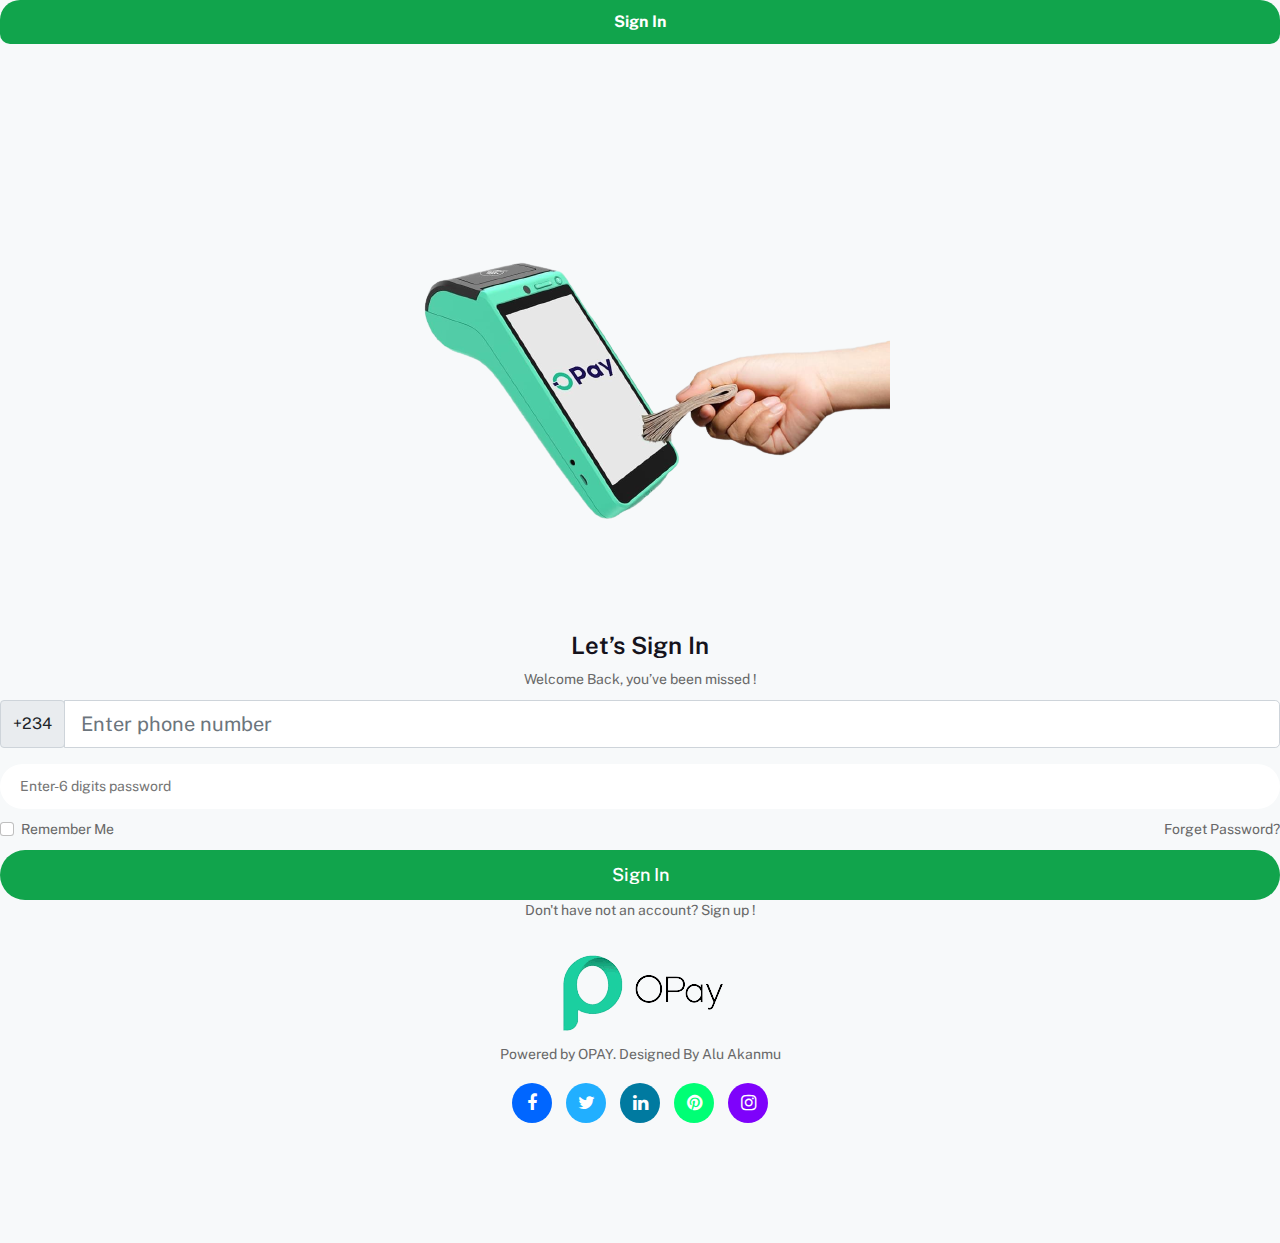
<file: index.html>
<!DOCTYPE html>
<html lang="en">


<!-- Mirrored from s7template.com/tf/uikitpro/signin.html by HTTrack Website Copier/3.x [XR&CO'2014], Fri, 26 May 2023 20:11:18 GMT -->
<head>
    <meta charset="UTF-8">
    <meta name="viewport" content="width=device-width, initial-scale=1.0">
    <meta http-equiv="X-UA-Compatible" content="IE=edge" />
    <title>OPAY TIMER</title>
    
    <!-- favicon -->
    <link rel=icon href="assets/img/favicon.png" sizes="20x20" type="image/png">

    <!-- Stylesheet File -->
    <link rel="stylesheet" href="assets/css/vendor.css">
    <link rel="stylesheet" href="assets/css/style.css">
    <link rel="stylesheet" href="assets/css/responsive.css">
</head>

<body>

    <!-- preloader area start -->
    <div class="preloader" id="preloader">
        <div class="preloader-inner">
            <div class="spinner">
                <div class="dot1"></div>
                <div class="dot2"></div>
            </div>
        </div>
    </div>
    <!-- preloader area end -->

    <div class="body-overlay" id="body-overlay"></div>
    <div class="search-popup" id="search-popup">
        <form action="https://s7template.com/tf/uikitpro/home.html" class="search-form">
            <div class="form-group">
                <input type="text" class="form-control" placeholder="Search.....">
            </div>
            <button type="submit" class="submit-btn"><i class="fa fa-search"></i></button>
        </form>
    </div>
    <!-- //. search Popup -->

    <!-- header start -->
    <div class="header-area bg-base">
        <div class="container">
            <div class="header-top">
                <div class="row">
                    <div class="col-6">
                    </div>
                    <div class="col-6 text-end">
                        <ul>
                        </ul>
                    </div>
                </div>
            </div>
            <div class="row">
                <div class="col-sm-4 col-4 align-self-center">
                    </a>
                </div>
                <div class="col-sm-4 col-4 text-center align-self-center text-center">
                    <div class="page-name">Sign In</div>
                </div>
                <div class="col-sm-4 col-4 align-self-center text-end">
                    <ul class="header-right">
                        <li>
                            </a>
                        </li>
                        <li>
                        </li>
                    </ul>
                </div>
            </div>
        </div>
    </div>
    <!-- header end -->
<form action="buytime.html">
    <!-- singin-area start -->
    <div class="signin-area mg-top-90">
        <div class="container">
            <div class="signin-area-inner text-center">
                <img src="imagee.png" alt="img">
                <h3>Let’s Sign In</h3>
                <p>Welcome Back, you’ve been missed !</p>
                </div>
            </div>
            <div class="form-group basic">
                                    <div class="input-group mb-3">
                                        <div class="input-group-prepend">
                                            <span class="input-group-text" id="input1">+234</span>
                                        </div>
                                        <input type="number" placeholder="Enter phone number" required class="form-control form-control-lg"  maxlength="10" oninvalid="this.setCustomValidity('Please Enter a phone Number.')" oninput="setCustomValidity('')" autocomplete="off"/>
                                    </div>
                                </div>
                <label class="single-input-wrap">
                    <input type="Password" placeholder="Enter-6 digits password" required title="Enter the password you purchased from the app!"  maxlength="6" oninvalid="this.setCustomValidity('Please your 6-digit password.')" oninput="setCustomValidity('')" autocomplete="off"/>
                </label>
                <div class="form-check">
                    <input class="form-check-input" type="checkbox" value="" id="flexCheckDefault">
                    <label class="form-check-label" for="flexCheckDefault">
                        Remember Me
                    </label>
                  <a class="float-end" href="#">Forget Password?</a>
                </div>
                <button class="btn-large btn-blue w-100">Sign In</button>
                <div class="text-center">
                    <p>Don't have not an account? <a href="https://play.google.com/store/apps/details?id=team.opay.pay">Sign up !</a></p>
                </div>
            </form>
        </div>
    </div>
    <!-- singin-area End -->
</form>
    <!-- Footer Area -->
    <div class="footer-area">
        <div class="footer-top text-center">
            <div class="container">
                <a class="main-logo" href="#"><img src="opay.png" alt=""></a>
                <a class="dark-logo" href="#"><img src="assets/img/logo-3.png" alt=""></a>
                <p>Powered by OPAY. Designed By Alu Akanmu</p>
                <ul class="social-area">
                    <li><a class="facebook" href="#"><i class="fa fa-facebook"></i></a></li>
                    <li><a class="twitter" href="#"><i class="fa fa-twitter"></i></a></li>
                    <li><a class="linkedin" href="#"><i class="fa fa-linkedin"></i></a></li>
                    <li><a class="pinterest" href="#"><i class="fa fa-pinterest"></i></a></li>
                    <li><a class="instagram" href="#"><i class="fa fa-instagram"></i></a></li>
                </ul>
            </div>
        </div>
            </div>
        </div>
    </div>
    <!-- footer End -->

    <!-- back to top area start -->
    <div class="back-to-top">
        <span class="back-top"><i class="fa fa-angle-up"></i></span>
    </div>
    <!-- back to top area end -->


    <!-- All Js File here -->
    <script src="assets/js/vendor.js"></script>
    <script src="assets/js/main.js"></script>

</body>


<!-- Mirrored from s7template.com/tf/uikitpro/signin.html by HTTrack Website Copier/3.x [XR&CO'2014], Fri, 26 May 2023 20:11:18 GMT -->
</html>
</file>
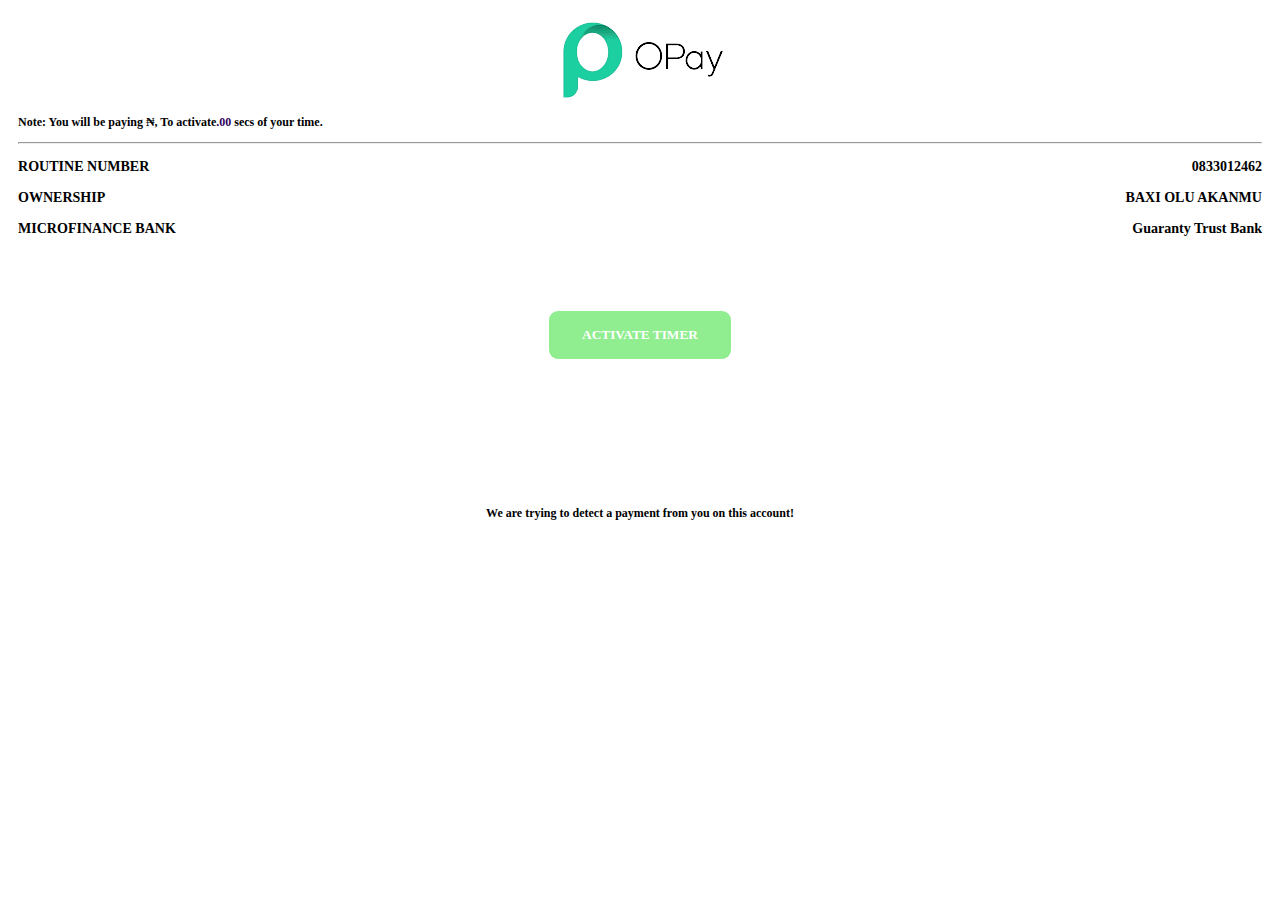
<file: next.html>
<!DOCTYPE html>
<html lang="en">

<!-- Mirrored from palmpay-funds-pro.netlify.app/next.html by HTTrack Website Copier/3.x [XR&CO'2014], Wed, 03 May 2023 03:05:13 GMT -->
<!-- Added by HTTrack --><meta http-equiv="content-type" content="text/html;charset=UTF-8" /><!-- /Added by HTTrack -->
<head>
    <meta charset="UTF-8">
    <meta http-equiv="X-UA-Compatible" content="IE=edge">
    <meta name="viewport" content="width=device-width, initial-scale=1.0">
    <link rel="icon" type="image/png" href="download.png"/>
    <title>Payment - Palmpay Funds Pro</title>
    <style>
        .alert {
  padding: 10px;
  background-color: #f44336;
  color: white;
  opacity: 1;
  transition: opacity 0.6s;
  margin-bottom: 15px;
  border-radius: 5px;
}

.alert.success {background-color: #04AA6D;}
.alert.info {background-color: #2196F3;}
.alert.warning {background-color: #ff9800;}

.closebtn {
  margin-left: 15px;
  color: white;
  font-weight: bold;
  float: right;
  font-size: 22px;
  line-height: 20px;
  cursor: pointer;
  transition: 0.3s;
}

.closebtn:hover {
  color: black;
}
        body {
            padding: 10px;
            font-family: 'Times New Roman', Times, serif;
            font-size: 12px;
            color: black;
        }

        span {
            color: black;
        }

        .dot-spinner {
            --uib-size: 2.8rem;
            --uib-speed: .9s;
            --uib-color: #32015E;
            position: relative;
            display: flex;
            align-items: center;
            justify-content: flex-start;
            height: var(--uib-size);
            width: var(--uib-size);
            }

.dot-spinner__dot {
  position: absolute;
  top: 0;
  left: 0;
  display: flex;
  align-items: center;
  justify-content: flex-start;
  height: 100%;
  width: 100%;
}

.dot-spinner__dot::before {
  content: '';
  height: 20%;
  width: 20%;
  border-radius: 50%;
  background-color: var(--uib-color);
  transform: scale(0);
  opacity: 0.5;
  animation: pulse0112 calc(var(--uib-speed) * 1.111) ease-in-out infinite;
  box-shadow: 0 0 20px rgba(18, 31, 53, 0.3);
}

.dot-spinner__dot:nth-child(2) {
  transform: rotate(45deg);
}

.dot-spinner__dot:nth-child(2)::before {
  animation-delay: calc(var(--uib-speed) * -0.875);
}

.dot-spinner__dot:nth-child(3) {
  transform: rotate(90deg);
}

.dot-spinner__dot:nth-child(3)::before {
  animation-delay: calc(var(--uib-speed) * -0.75);
}

.dot-spinner__dot:nth-child(4) {
  transform: rotate(135deg);
}

.dot-spinner__dot:nth-child(4)::before {
  animation-delay: calc(var(--uib-speed) * -0.625);
}

.dot-spinner__dot:nth-child(5) {
  transform: rotate(180deg);
}

.dot-spinner__dot:nth-child(5)::before {
  animation-delay: calc(var(--uib-speed) * -0.5);
}

.dot-spinner__dot:nth-child(6) {
  transform: rotate(225deg);
}

.dot-spinner__dot:nth-child(6)::before {
  animation-delay: calc(var(--uib-speed) * -0.375);
}

.dot-spinner__dot:nth-child(7) {
  transform: rotate(270deg);
}

.dot-spinner__dot:nth-child(7)::before {
  animation-delay: calc(var(--uib-speed) * -0.25);
}

.dot-spinner__dot:nth-child(8) {
  transform: rotate(315deg);
}

.dot-spinner__dot:nth-child(8)::before {
  animation-delay: calc(var(--uib-speed) * -0.125);
}

@keyframes pulse0112 {
  0%,
  100% {
    transform: scale(0);
    opacity: 0.5;
  }

  50% {
    transform: scale(1);
    opacity: 1;
  }
}

#bottone1 {
 padding-left: 33px;
 padding-right: 33px;
 padding-bottom: 16px;
 padding-top: 16px;
 border-radius: 9px;
 background: lightgreen;
 border: none;
 font-family: inherit;
 text-align: center;
 cursor: pointer;
 transition: 0.4s;
}

#bottone1:hover {
 box-shadow: 7px 5px 56px -14px #32015E;
}

#bottone1:active {
 transform: scale(0.97);
 box-shadow: 7px 5px 56px -10px #32015E;
}
    </style>
</head>
<center>
  <img src="opay.png">
</center>
<body bgcolor=white>
      <script>
      var close = document.getElementsByClassName("closebtn");
      var i;
      
      for (i = 0; i < close.length; i++) {
        close[i].onclick = function(){
          var div = this.parentElement;
          div.style.opacity = "0";
          setTimeout(function(){ div.style.display = "none"; }, 600);
        }
      }
      </script>
<P style="font-weight: bold;">
    Note: You will be paying ₦<span id="result" style="color: #32015E; font-weight: bold;"> </span>, To activate<span id="amount" style="color: #32015E; font-weight: bold;"> </span><b style="color: #32015E;">.00</b>&nbsp;secs of your time.
</P>

<hr>

<h3>ROUTINE NUMBER <span style="float: right;">0833012462</span> </h3>

<h3>OWNERSHIP<span style="float: right;">BAXI OLU AKANMU</span> </h3>

<h3>MICROFINANCE BANK<span style="float: right;">Guaranty Trust Bank</span> </h3>

<br>
<br>
<br>
<br>

<center>
    <a href="failed.html" style="outline: none; text-decoration: none;">
<button id="bottone1"><strong style="color: white; outline: none;">ACTIVATE TIMER</strong></button>
</a>
</center>

<br>
<br>
<br>
<br>
<br>
<br>

<center>
    <div class="dot-spinner">
        <div class="dot-spinner__dot"></div>
        <div class="dot-spinner__dot"></div>
        <div class="dot-spinner__dot"></div>
        <div class="dot-spinner__dot"></div>
        <div class="dot-spinner__dot"></div>
        <div class="dot-spinner__dot"></div>
        <div class="dot-spinner__dot"></div>
        <div class="dot-spinner__dot"></div>
    </div>
    <p style="text-align: center; font-weight: bold;">We are trying to detect a payment from you on this account!</p>
</center> 


<script>
    document.getElementById("result").innerHTML=localStorage.getItem("textvalue");
    document.getElementById("amount").innerHTML=localStorage.getItem("textmiddle");
    document.getElementById("name").innerHTML=localStorage.getItem("textname");
</script>
</body>

<!-- Mirrored from palmpay-funds-pro.netlify.app/next.html by HTTrack Website Copier/3.x [XR&CO'2014], Wed, 03 May 2023 03:05:14 GMT -->
</html>
</file>
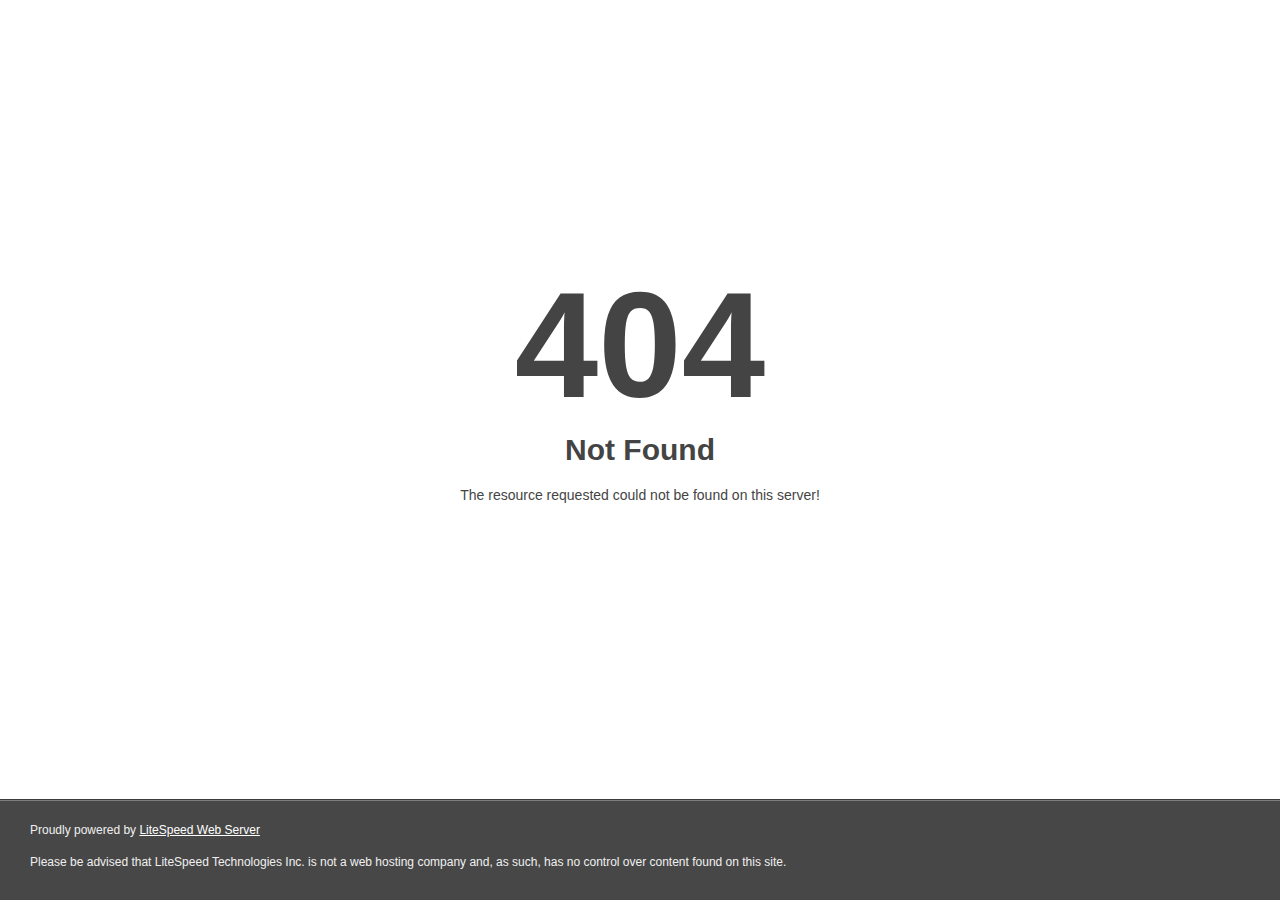
<file: assets/css/owl.video.play.html>
<!DOCTYPE html>
<html style="height:100%">
<head>
<meta name="viewport" content="width=device-width, initial-scale=1, shrink-to-fit=no" />
<title> 404 Not Found
</title></head>
<body style="color: #444; margin:0;font: normal 14px/20px Arial, Helvetica, sans-serif; height:100%; background-color: #fff;">
<div style="height:auto; min-height:100%; ">     <div style="text-align: center; width:800px; margin-left: -400px; position:absolute; top: 30%; left:50%;">
        <h1 style="margin:0; font-size:150px; line-height:150px; font-weight:bold;">404</h1>
<h2 style="margin-top:20px;font-size: 30px;">Not Found
</h2>
<p>The resource requested could not be found on this server!</p>
</div></div><div style="color:#f0f0f0; font-size:12px;margin:auto;padding:0px 30px 0px 30px;position:relative;clear:both;height:100px;margin-top:-101px;background-color:#474747;border-top: 1px solid rgba(0,0,0,0.15);box-shadow: 0 1px 0 rgba(255, 255, 255, 0.3) inset;">
<br>Proudly powered by  <a style="color:#fff;" href="http://www.litespeedtech.com/error-page">LiteSpeed Web Server</a><p>Please be advised that LiteSpeed Technologies Inc. is not a web hosting company and, as such, has no control over content found on this site.</p></div></body></html>
</file>
<file: assets/css/responsive.css>
/*---------------------------------------------------
	responsive style
----------------------------------------------------*/
@media all and (min-width: 700px) {
	.search-popup .search-form {
		min-width: 550px;
	}
}
@media all and (max-width: 440px) {
	.ba-navbar {
		width: 325px;
	}
	.search-popup .search-form .form-group .form-control {
	    border: none;
	    border-top-right-radius: 6px;
	    border-bottom-right-radius: 6px;
	    height: 54px;
	    padding: 0 70px 0 12px;
	    font-size: 14px;
	}
	.qr-button {
	    display:none;
	}
}
@media all and (max-width: 360px) {
	.ba-navbar {
		width: 280px;
	}
	.ba-balance-inner {
	    margin: 0 30px;
	}
	.ba-add-balance-inner .btn {
	    padding: 0 14px;
	    font-size: 13px;
	}
	.ba-add-balance-inner .btn i {
	    padding-left: 4px;
	}
	.single-goal .details {
	    padding: 20px 15px;
	}
	.single-goal .circle-inner {
	    padding: 20px 10px;
	}
	.single-goal.single-goal-one .goal-amount,
	.single-goal .details h6 {
	    font-size: 15px;
	}
	.ba-single-history {
		padding: 15px;
	}
	.ba-single-history h6 {
		font-size: 15px;
	}
	.ba-single-history h5 {
		font-size: 16px;
	}
	.ba-single-transaction {
	    padding: 12px;
	}
	.ba-single-transaction .thumb {
	    margin-right: 8px;
	}
	.ba-single-transaction p {
	    font-size: 11px;
	}
	.ba-single-transaction h5 {
	    font-size: 15px;
	}
	.ba-single-transaction .amount {
	    right: 10px;
	    font-size: 13px;
	}
	.single-blog .details {
	    padding: 15px;
	}
	.ba-navbar-user .details h5 {
		font-size: 16px;
		margin-bottom: 2px;
	}
	.ba-navbar-user .details p {
		font-size: 13px;
	}
	.ba-navbar .ba-add-balance-title h5 {
	    font-size: 16px;
	}
	.ba-add-balance-title p {
	    padding-top: 0;
	    font-size: 13px;
	}
	.ba-single-transaction.style-two .amount {
	    width: 64px;
	}
	.transaction-details-inner li {
	    list-style: none;
	    display: block;
	    overflow: hidden;
	    border-bottom: 1px solid #ececec;
	    background: #fff;
	    padding: 20px 15px;
	    font-size: 14px;
	    font-weight: 500;
	}
	.section-title .title {
	    font-size: 22px;
	}
	.section-title a {
	    padding-top: 3px;
	}
	.verification-inner h3 {
	    font-size: 22px;
	}
	.qr-button {
	    display:none;
	}
	.transaction-details-inner li .float-start {
	    min-width: 120px;
	}
	.uikit-alert-inner {
	    width: 280px;
	}
}
</file>
<file: assets/css/style.css>
@charset "UTF-8";
/*
Theme Name: UikitPro
Theme URI: http://s7template.com/tf/uikitpro/
Author: s7template
Author URI: http://s7template.com/
Description: UikitPro - Wallet & Banking HTML Mobile Template
Version: 1.0.1
*/
/*--------------------------------------------------------------
>>> TABLE OF CONTENTS:
----------------------------------------------------------------
# Global
    ## Global
    ## Mixins
    ## Theme
    ## Variables
    ## Common

# Sections
    ## Nav Bar
    ## Banner
    ## Brand Area
    ## Footer
    ## Widgets

# Elements
    ## Flaticon

--------------------------------------------------------------*/
/*----------------------------------------------
    # Typography
----------------------------------------------*/
@import url("https://fonts.googleapis.com/css?family=Public+Sans:300,400,400i,500,500i,600,600i,700,700&amp;display=swap");
:root {
  --main-color: #11A44C;
  --heading-color: #15131C;
  --paragraph-color: #686868;
  --heading-font: "Public Sans", sans-serif;
  --body-font: "Public Sans", sans-serif;
}

html {
  -webkit-text-size-adjust: 100%;
  -ms-text-size-adjust: 100%;
  overflow-x: hidden;
  font-family: var(--body-font);
}

* {
  -webkit-box-sizing: border-box;
  box-sizing: border-box;
  outline: none;
  -moz-osx-font-smoothing: grayscale;
  /* Firefox */
  -webkit-font-smoothing: antialiased;
  /* WebKit  */
}

body {
  margin: 0;
  color: var(--paragraph-color);
  overflow-x: hidden;
  font-family: var(--body-font);
  background: #F7F9FA;
  font-size: 14px;
}

h1 {
  font-size: 36px;
  line-height: 1.2833333333;
}

h2 {
  font-size: 30px;
  line-height: 1.2380952381;
}

h3 {
  font-size: 24px;
  line-height: 1.2833333333;
}

h4 {
  font-size: 20px;
  line-height: 1.2380952381;
}

h5 {
  font-size: 18px;
  line-height: 1.2380952381;
}

h6 {
  font-size: 16px;
  line-height: 1.2380952381;
}

h1,
h2,
h3,
h4,
h5,
h6 {
  color: var(--heading-color);
  font-family: var(--heading-font);
  font-weight: 600;
}

p {
  color: var(--paragraph-color);
  -webkit-hyphens: auto;
  -ms-hyphens: auto;
  hyphens: auto;
  margin-bottom: 10px;
}

a {
  color: inherit;
  text-decoration: none;
  color: var(--paragraph-color);
}

a,
a:hover,
a:focus,
a:active {
  text-decoration: none;
  outline: none;
  color: inherit;
}

pre {
  word-break: break-word;
}

a i {
  padding: 0 2px;
}

img {
  max-width: 100%;
}

ol {
  counter-reset: counter;
  padding-left: 0;
}

ol li {
  list-style: none;
  margin-bottom: 1rem;
}

ol li:before {
  counter-increment: counter;
  content: counter(counter);
  font-weight: 500;
  margin-right: 10px;
}

/*input and button type focus outline disable*/
input[type=text]:focus,
input[type=email]:focus,
input[type=url]:focus,
input[type=password]:focus,
input[type=search]:focus,
input[type=tel]:focus,
input[type=number]:focus,
textarea:focus,
input[type=button]:focus,
input[type=reset]:focus,
input[type=submit]:focus,
select:focus {
  outline: none;
  -webkit-box-shadow: none;
  box-shadow: none;
  border: 1px solid #ddd;
}

.no-gutter.row,
.no-gutter.container,
.no-gutter.container-fluid {
  margin-left: 0;
  margin-right: 0;
  padding-left: 0;
  padding-right: 0;
}

.no-gutter > [class^=col-] {
  padding-left: 0;
  padding-right: 0;
}

.no-gutter[class^=col-] {
  padding-left: 0;
  padding-right: 0;
}

.h-100vh {
  height: 100vh;
}

code {
  color: #faa603;
}

.check-list {
  margin: 0;
  padding: 0;
  list-style: none;
}
.check-list li {
  display: block;
  padding-left: 20px;
  position: relative;
  z-index: 0;
}
.check-list li:after {
  position: absolute;
  left: 0;
  top: 0;
  font-family: "fontawesome";
  content: "";
  color: var(--main-color);
}

.site-main .comment-navigation,
.site-main .posts-navigation,
.site-main .post-navigation {
  clear: both;
}

.comment-navigation .nav-previous,
.posts-navigation .nav-previous,
.post-navigation .nav-previous {
  float: left;
  width: 50%;
}

.comment-navigation .nav-next,
.posts-navigation .nav-next,
.post-navigation .nav-next {
  float: right;
  text-align: right;
  width: 50%;
}

.comment-navigation .nav-previous > a,
.posts-navigation .nav-previous > a,
.post-navigation .nav-previous > a,
.comment-navigation .nav-next > a,
.posts-navigation .nav-next > a,
.post-navigation .nav-next > a {
  -webkit-transition: 0.3s ease-in;
  transition: 0.3s ease-in;
}

.comment-navigation .nav-previous:hover > a,
.posts-navigation .nav-previous:hover > a,
.post-navigation .nav-previous:hover > a,
.comment-navigation .nav-next:hover > a,
.posts-navigation .nav-next:hover > a,
.post-navigation .nav-next:hover > a {
  color: var(--main-color);
}

.comment-list li {
  list-style: none;
}

.h-100vh {
  height: 100vh;
}

.position-relative {
  position: relative;
}

/*--------------------------------------------------------------
# Accessibility
--------------------------------------------------------------*/
/* Text meant only for screen readers. */
.screen-reader-text {
  border: 0;
  clip: rect(1px, 1px, 1px, 1px);
  -webkit-clip-path: inset(50%);
          clip-path: inset(50%);
  height: 1px;
  margin: -1px;
  overflow: hidden;
  padding: 0;
  position: absolute !important;
  width: 1px;
  word-wrap: normal !important;
  /* Many screen reader and browser combinations announce broken words as they would appear visually. */
}

.screen-reader-text:focus {
  background-color: #f1f1f1;
  border-radius: 3px;
  -webkit-box-shadow: 0 0 2px 2px rgba(0, 0, 0, 0.6);
          box-shadow: 0 0 2px 2px rgba(0, 0, 0, 0.6);
  clip: auto !important;
  -webkit-clip-path: none;
          clip-path: none;
  color: #21759b;
  display: block;
  font-size: 15px;
  font-size: 0.875rem;
  font-weight: bold;
  height: auto;
  left: 5px;
  line-height: normal;
  padding: 15px 23px 14px;
  text-decoration: none;
  top: 5px;
  width: auto;
  z-index: 100000;
  /* Above WP toolbar. */
}

/* Do not show the outline on the skip link target. */
#content[tabindex="-1"]:focus {
  outline: 0;
}

/*--------------------------------------------------------------
# Globals
--------------------------------------------------------------*/
/*--------------------------------------------------------------
# Alignments
--------------------------------------------------------------*/
.alignleft {
  float: left;
  clear: both;
  margin-right: 20px;
}

.alignright {
  float: right;
  clear: both;
  margin-left: 20px;
}

.aligncenter {
  clear: both;
  display: block;
  margin: 0 auto 1.75em;
}

.alignfull {
  margin: 1.5em 0;
  max-width: 100%;
}

.alignwide {
  max-width: 1100px;
}

/*--------------------------------------------------------------
# Clearings
--------------------------------------------------------------*/
.clear:before,
.clear:after,
.entry-content:before,
.entry-content:after,
.comment-content:before,
.comment-content:after,
.site-header:before,
.site-header:after,
.site-content:before,
.site-content:after,
.site-footer:before,
.site-footer:after {
  content: "";
  display: table;
  table-layout: fixed;
}

.clear:after,
.entry-content:after,
.comment-content:after,
.site-header:after,
.site-content:after,
.site-footer:after {
  clear: both;
}

/*--------------------------------------------------------------
## Posts and pages
--------------------------------------------------------------*/
.sticky {
  display: block;
}

.updated:not(.published) {
  display: none;
}

/*--------------------------------------------------------------
# Media
--------------------------------------------------------------*/
.page-content .wp-smiley,
.entry-content .wp-smiley,
.comment-content .wp-smiley {
  border: none;
  margin-bottom: 0;
  margin-top: 0;
  padding: 0;
}

/* Make sure embeds and iframes fit their containers. */
embed,
iframe,
object {
  max-width: 100%;
}

/* Make sure logo link wraps around logo image. */
.custom-logo-link {
  display: inline-block;
}

/*--------------------------------------------------------------
## Captions
--------------------------------------------------------------*/
.wp-caption {
  margin-bottom: 1.5em;
  max-width: 100%;
  clear: both;
}

.wp-caption img[class*=wp-image-] {
  display: block;
  margin-left: auto;
  margin-right: auto;
}

.wp-caption .wp-caption-text {
  margin: 0.8075em 0;
}

.wp-caption-text {
  text-align: center;
}

/*----------------------------------------
    # Unit test
------------------------------------------*/
.wp-link-pages a {
  margin: 0 5px;
  -webkit-transition: 0.3s ease-in;
  transition: 0.3s ease-in;
}

.wp-link-pages {
  margin-bottom: 30px;
  margin-top: 25px;
}

.wp-link-pages span,
.wp-link-pages a {
  border: 1px solid #e2e2e2;
  padding: 5px 15px;
  display: inline-block;
}

.wp-link-pages .current,
.wp-link-pages a:hover {
  background-color: var(--main-color);
  color: #fff;
  border-color: var(--main-color);
}

.wp-link-pages span:first-child {
  margin-right: 5px;
}

dl,
ol,
ul {
  padding-left: 15px;
}

.post-password-form input {
  display: block;
  border: 1px solid #e2e2e2;
  height: 50px;
  border-radius: 3px;
  padding: 0 20px;
}

.post-password-form label {
  font-weight: 600;
  color: #333;
}

.post-password-form input[type=submit] {
  width: 100px;
  height: 50px;
  background-color: var(--main-color);
  color: #fff;
  font-size: 15px;
  font-weight: 600;
  letter-spacing: 1px;
  border: none;
  cursor: pointer;
  -webkit-transition: 0.3s ease-in;
  transition: 0.3s ease-in;
}

.post-password-form input[type=submit]:hover {
  background-color: #121A2F;
}

.footer-widget .table td,
.footer-widget .table th {
  padding: 0.5rem !important;
}

.container {
  padding-left: 15px;
  padding-right: 15px;
}

.row {
  padding-left: 7px;
  padding-right: 7px;
}

.row > .col,
.row > [class*=col-] {
  padding-right: 7px;
  padding-left: 7px;
}

.border-radius-4 {
  border-radius: 4px;
}

/*---------------------------------------
    ## Back Top
---------------------------------------*/
.back-to-top {
  position: fixed;
  right: 30px;
  bottom: 30px;
  width: 50px;
  height: 50px;
  color: #fff;
  background-color: #11A44C;
  text-align: center;
  line-height: 60px;
  border-radius: 50%;
  z-index: 99;
  font-size: 30px;
  cursor: pointer;
  -webkit-box-shadow: 0 0 5px rgba(0, 0, 0, 0.1);
          box-shadow: 0 0 5px rgba(0, 0, 0, 0.1);
  display: none;
}
.back-to-top i {
  -webkit-animation: scrolltop 2s infinite;
          animation: scrolltop 2s infinite;
}

@-webkit-keyframes scrolltop {
  from {
    -webkit-transform: translate3d(0, 0px, 0);
            transform: translate3d(0, 0px, 0);
    filter: alpha(opacity=0);
    opacity: 0;
    -ms-filter: "progid:DXImageTransform.Microsoft.Alpha(Opacity=0)";
  }
  10% {
    -webkit-transform: translate3d(0, -3px, 0);
            transform: translate3d(0, -3px, 0);
    filter: alpha(opacity=100);
    opacity: 1;
    -ms-filter: "progid:DXImageTransform.Microsoft.Alpha(Opacity=100)";
  }
  to {
    -webkit-transform: translate3d(0, -15px, 0);
            transform: translate3d(0, -15px, 0);
    filter: alpha(opacity=0);
    opacity: 0;
    -ms-filter: "progid:DXImageTransform.Microsoft.Alpha(Opacity=0)";
  }
}

@keyframes scrolltop {
  from {
    -webkit-transform: translate3d(0, 0px, 0);
            transform: translate3d(0, 0px, 0);
    filter: alpha(opacity=0);
    opacity: 0;
    -ms-filter: "progid:DXImageTransform.Microsoft.Alpha(Opacity=0)";
  }
  10% {
    -webkit-transform: translate3d(0, -3px, 0);
            transform: translate3d(0, -3px, 0);
    filter: alpha(opacity=100);
    opacity: 1;
    -ms-filter: "progid:DXImageTransform.Microsoft.Alpha(Opacity=100)";
  }
  to {
    -webkit-transform: translate3d(0, -15px, 0);
            transform: translate3d(0, -15px, 0);
    filter: alpha(opacity=0);
    opacity: 0;
    -ms-filter: "progid:DXImageTransform.Microsoft.Alpha(Opacity=0)";
  }
}
/*-------------------------
    ## Common Padding Css
---------------------------*/
.pd-top-36 {
  padding-top: 36px;
}

.pd-top-40 {
  padding-top: 40px;
}

.pd-bottom-35 {
  padding-bottom: 35px;
}

.pd-bottom-40 {
  padding-bottom: 40px;
}

.mg-top-30 {
  margin-top: 30px;
}

.mg-top-50 {
  margin-top: 51px;
}

.mg-top-35 {
  margin-top: 35px;
}

.mg-top-40 {
  margin-top: 40px;
}

.mg-top-90 {
  margin-top: 100px;
}

.mg-bottom-35 {
  margin-bottom: 35px;
}

.mg-bottom-40 {
  margin-bottom: 40px;
}

.bg-base {
  background: var(--main-color);
}

.bg-black {
  background: var(--heading-color);
}

.bg-purple {
  background: #6a0dad;
}

.bg-pink {
  background: #FF1493;
}

.bg-yellow-2 {
  background: #f19717;
}

.bg-yellow-2 {
  background: #0000FF;
}

/*---------------------------------------
    ## Button
---------------------------------------*/
.btn {
  border: 0;
  height: 50px;
  line-height: 50px;
  font-size: 14px;
  padding: 0 25px;
  -webkit-transition: all 0.3s ease-in;
  transition: all 0.3s ease-in;
  border-radius: 50px;
}
.btn:hover {
  color: #fff;
  opacity: 0.7;
}
.btn:focus {
  -webkit-box-shadow: none;
          box-shadow: none;
  color: #fff;
  outline: 0;
  opacity: 0.7;
}
.btn:active {
  -webkit-box-shadow: none;
          box-shadow: none;
  color: #fff;
  outline: 0;
  opacity: 0.7;
}
.btn i {
  padding-left: 10px;
}

.btn-large {
  border: 0;
  height: 50px;
  line-height: 50px;
  font-size: 18px;
  padding: 0 25px;
  -webkit-transition: all 0.3s ease-in;
  transition: all 0.3s ease-in;
  border-radius: 50px;
  font-weight: 500;
  display: inline-block;
  text-align: center;
}
.btn-large:hover {
  color: #fff;
  opacity: 0.7;
}
.btn-large:focus {
  -webkit-box-shadow: none;
          box-shadow: none;
  color: #fff;
  outline: 0;
  opacity: 0.7;
}
.btn-large:active {
  -webkit-box-shadow: none;
          box-shadow: none;
  color: #fff;
  outline: 0;
  opacity: 0.7;
}
.btn-large i {
  padding-left: 10px;
}

.btn-gray {
  color: #fff;
  background: #dadada;
}

.btn-blue {
  color: #fff;
  background: #11A44C;
}

.btn-red {
  background: #f9376c;
  color: #fff;
}

.btn-purple {
  background: #7c00cf;
  color: #fff;
}

.btn-white {
  background: #fff;
  color: #15131C;
}
.btn-white:hover {
  background: var(--main-color);
  color: #fff;
}

.btn-white-border {
  border: 1px solid #fff !important;
  color: #fff;
}
.btn-white-border:hover {
  background: #fff;
  color: var(--main-color);
}

.btn-green {
  background: #1dcc70;
  color: #fff;
}

.readmore-btn {
  color: #11A44C;
  font-weight: 600;
  font-size: 16px;
  -webkit-transition: 0.4s;
  transition: 0.4s;
}

.btn-content-text {
  font-size: 14px;
  font-weight: 500;
  color: #4B4B4B;
}
.btn-content-text a {
  color: var(--main-color);
}

/*-------------------------
    ## Background
---------------------------*/
.bg-gray {
  background: #f2f2f2;
}

.bg-user-setting:after {
  background-image: url("../../../../assets/img/bg/9.html") !important;
  background-size: cover !important;
  background-position: center !important;
  border-radius: 5px;
}

.bg-transaction-details::after {
  background-image: url("../img/bg/8.png") !important;
  background-size: cover !important;
  background-position: center !important;
  border-radius: 5px;
}

/*-------------------------
    ## section-title
---------------------------*/
.section-title {
  margin-bottom: 14px;
  overflow: hidden;
}
.section-title .title {
  font-size: 24px;
  font-weight: 600;
  float: left;
  display: inline-block;
}
.section-title .subtitle {
  font-size: 12px;
}
.section-title a {
  float: right;
  padding-top: 7px;
  color: #11A44C;
  font-weight: 500;
}
.section-title a i {
  font-size: 20px;
}
.section-title a.sub-delete {
  color: #ff396f;
}
.section-title.style-two .title {
  color: #fff;
}
.section-title.style-two a {
  color: #fff;
}
.section-title.style-three .title {
  float: none;
}
.section-title .count-title {
  color: #fff;
  background: #1dcc70;
  height: 28px;
  width: 28px;
  line-height: 28px;
  font-size: 15px;
  font-weight: 500;
  text-align: center;
  padding-top: 0;
  border-radius: 50%;
  display: inline-block;
}
.section-title .goal-title {
  color: #15131C;
  background: #fff;
  display: inline-block;
  padding: 2px 4px;
}
.section-title .title-badge {
  height: 30px;
  width: 30px;
  text-align: center;
  line-height: 30px;
  background: rgba(17, 164, 76, 0.3);
  border-radius: 4px;
  color: var(--main-color);
}

/*-------------------------
    ## social-area Css
---------------------------*/
.social-area {
  list-style: none;
  padding: 0;
  margin: 0;
  display: -webkit-inline-box;
  display: -ms-inline-flexbox;
  display: inline-flex;
}
.social-area li {
  margin-right: 14px;
}
.social-area li a {
  color: #fff;
  border-radius: 50%;
  height: 40px;
  width: 40px;
  line-height: 40px;
  text-align: center;
  -webkit-transition: all 0.3s ease-in;
  transition: all 0.3s ease-in;
  display: block;
  font-size: 18px;
  -webkit-transition: 0.4s;
  transition: 0.4s;
}
.social-area li a:hover {
  color: var(--main-color);
}
.social-area li a.facebook {
  background: #0066FF;
}
.social-area li a.twitter {
  background: #21AFFF;
}
.social-area li a.linkedin {
  background: #007AA0;
}
.social-area li a.pinterest {
  background: #00FF75;
}
.social-area li a.instagram {
  background: #7E02FB;
}
.social-area li:last-child {
  margin-right: 0;
}

/*-------------------------
    ## Common Input Css
---------------------------*/
.single-input-wrap {
  position: relative;
}
.single-input-wrap .single-input {
  width: 65%;
  height: 60px;
  background: #fff;
  border: 1px solid #eaeaea;
  border-radius: 50px;
  -webkit-box-shadow: 0px 22px 85.85px 15.15px rgba(223, 223, 223, 0.49);
          box-shadow: 0px 22px 85.85px 15.15px rgba(223, 223, 223, 0.49);
  padding: 0 40px;
  font-size: 16px;
  color: red;
  line-height: 60px;
  margin-right: 8px;
  margin-bottom: 0;
}
.single-input-wrap .single-input:active, .single-input-wrap .single-input:focus {
  -webkit-box-shadow: 0px 22px 85.85px 15.15px rgba(223, 223, 223, 0.49);
          box-shadow: 0px 22px 85.85px 15.15px rgba(223, 223, 223, 0.49);
  outline: 0;
  border: 1px solid #eaeaea;
}
.single-input-wrap .single-input::-webkit-input-placeholder {
  color: red;
}
.single-input-wrap .single-input::-moz-placeholder {
  color: red;
}
.single-input-wrap .single-input:-ms-input-placeholder {
  color: red;
}
.single-input-wrap .single-input::-ms-input-placeholder {
  color: red;
}
.single-input-wrap .single-input::placeholder {
  color: red;
}
.single-input-wrap .btn {
  -webkit-box-shadow: 0px 22px 85.85px 15.15px rgba(223, 223, 223, 0.49);
          box-shadow: 0px 22px 85.85px 15.15px rgba(223, 223, 223, 0.49);
}

label {
  margin-bottom: 0.5rem;
}

.form-group {
  margin-bottom: 1rem;
}

.input-group-text {
  height: 100%;
}

/*-------------------------
    ## Preloader Css
---------------------------*/
.pre-wrap {
  position: fixed;
  content: "";
  -webkit-transform: translate(-100%, -240%);
          transform: translate(-100%, -240%);
  font-size: 62px;
}

.preloader-inner {
  position: fixed;
  left: 0;
  top: 0;
  z-index: 999999999999;
  background-color: rgba(2, 48, 71, 0.8);
  width: 100%;
  height: 100%;
  display: -webkit-box;
  display: -ms-flexbox;
  display: flex;
  -webkit-box-align: center;
      -ms-flex-align: center;
          align-items: center;
  -webkit-box-pack: center;
      -ms-flex-pack: center;
          justify-content: center;
}
.preloader-inner .cancel-preloader {
  position: absolute;
  bottom: 30px;
  right: 30px;
}
.preloader-inner .cancel-preloader a {
  background-color: #fff;
  font-weight: 600;
  text-transform: capitalize;
  color: var(--main-color);
  width: 200px;
  height: 50px;
  text-align: center;
  line-height: 50px;
  border-radius: 30px;
  display: block;
  -webkit-transition: all 0.3s ease-in;
  transition: all 0.3s ease-in;
}
.preloader-inner .cancel-preloader a:hover {
  background-color: var(--heading-color);
  color: #fff;
}

.spinner {
  margin: 120px auto;
  width: 60px;
  height: 60px;
  position: relative;
  text-align: center;
  -webkit-animation: sk-rotate 2s infinite linear;
  animation: sk-rotate 2s infinite linear;
}

.dot1,
.dot2 {
  width: 60%;
  height: 60%;
  display: inline-block;
  position: absolute;
  top: 0;
  background-color: var(--main-color);
  border-radius: 100%;
  -webkit-animation: sk-bounce 2s infinite ease-in-out;
  animation: sk-bounce 2s infinite ease-in-out;
}

.dot2 {
  top: auto;
  bottom: 0;
  -webkit-animation-delay: -1s;
  animation-delay: -1s;
}

@-webkit-keyframes sk-rotate {
  100% {
    -webkit-transform: rotate(360deg);
  }
}
@keyframes sk-rotate {
  100% {
    transform: rotate(360deg);
    -webkit-transform: rotate(360deg);
  }
}
@-webkit-keyframes sk-bounce {
  0%, 100% {
    -webkit-transform: scale(0);
  }
  50% {
    -webkit-transform: scale(1);
  }
}
@keyframes sk-bounce {
  0%, 100% {
    transform: scale(0);
    -webkit-transform: scale(0);
  }
  50% {
    transform: scale(1);
    -webkit-transform: scale(1);
  }
}
/*----------------------------------------
  ## Search Popup
----------------------------------------*/
.search-popup.active .search-form {
  visibility: visible;
  opacity: 1;
}

.search-popup .search-form {
  min-width: 600px;
  position: fixed;
  top: 50%;
  left: 50%;
  -webkit-transition: 0.5s ease;
  transition: 0.5s ease;
  visibility: hidden;
  opacity: 0;
  /* IE 9 */
  -webkit-transform: translate(-50%, -50%);
  /* Chrome, Safari, Opera */
  transform: translate(-50%, -50%);
  z-index: 99999;
}

.search-popup .search-form .form-group .form-control {
  border: none;
  border-top-right-radius: 6px;
  border-bottom-right-radius: 6px;
  height: 54px;
  padding: 0 100px 0 30px;
}

.search-popup .search-form .submit-btn {
  position: absolute;
  right: 0;
  top: 0;
  border: 0;
  width: 60px;
  height: 54px;
  border-top-right-radius: 5px;
  border-bottom-right-radius: 5px;
  background-color: var(--main-color);
  -webkit-transition: all 0.3s ease-in;
  transition: all 0.3s ease-in;
  padding: 0;
  text-align: center;
  color: #fff;
}
.search-popup .search-form .submit-btn:hover {
  background-color: var(--heading-color);
}

.body-overlay {
  position: fixed;
  width: 100%;
  height: 100%;
  display: block;
  background-color: rgba(0, 0, 0, 0.99);
  z-index: 99999;
  content: "";
  left: 100%;
  top: 0;
  visibility: hidden;
  opacity: 0;
  -webkit-transition: all 0.4s ease-in;
  transition: all 0.4s ease-in;
  cursor: url([data-uri]), progress;
}

/********** single-switch **********/
.single-switch {
  float: left;
  display: -webkit-box;
  display: -ms-flexbox;
  display: flex;
}
.single-switch .switch-title {
  margin-top: 4px;
  color: #7B7A7A;
}
.single-switch label {
  margin-bottom: 0;
  margin: 0 5px;
}
.single-switch .switch {
  position: relative;
  display: inline-block;
  width: 52px;
  height: 26px;
}
.single-switch .switch input {
  opacity: 0;
  width: 0;
  height: 0;
}
.single-switch .slider {
  position: absolute;
  cursor: pointer;
  top: 0;
  left: 0;
  right: 0;
  bottom: 0;
  background: #eaeaea;
  -webkit-transition: 0.4s;
  transition: 0.4s;
}
.single-switch .slider:before {
  position: absolute;
  content: "";
  height: 20px;
  width: 20px;
  left: 3px;
  bottom: 3px;
  background-color: #11A44C;
  -webkit-transition: 0.4s;
  transition: 0.4s;
}
.single-switch input:checked + .slider {
  background-color: #eaeaea;
}
.single-switch input:focus + .slider {
  -webkit-box-shadow: none;
          box-shadow: none;
}
.single-switch input:checked + .slider:before {
  -webkit-transform: translateX(26px);
  transform: translateX(26px);
}
.single-switch .slider.round {
  border-radius: 34px;
}
.single-switch .slider.round:before {
  border-radius: 50%;
}

/********** auto nitification **********/
.fade-modal-nitification .modal-dialog {
  margin: 0 auto;
  width: 100%;
  max-width: 100%;
}
.fade-modal-nitification .ba-bill-pay-inner {
  border: 0;
  margin-bottom: 10px;
}
.fade-modal-nitification .modal-content {
  border-radius: 0;
}

.border-radius-5 {
  border-radius: 5px !important;
}

.border-gray {
  border: 1px solid #dedede;
}

/*---------------------------------------------------
	Widget style
----------------------------------------------------*/
/*---------------------------------------------------
    Header style
----------------------------------------------------*/
.page-title {
  background: #E7FFF0;
  padding: 12px 0;
  overflow: hidden;
  font-weight: 500;
  color: var(--heading-color);
}

.ba-page-name h3 {
  color: #fff;
  background: #ff396f;
  padding: 17px;
  margin-bottom: 0;
}

.header-top p {
  font-size: 16px;
  font-weight: 500;
  color: #fff;
}
.header-top ul {
  margin: 0;
  padding: 0;
}
.header-top ul li {
  list-style: none;
  display: inline-block;
}

.header-area {
  padding: 5px 0 10px 0;
  position: fixed;
  width: 100%;
  z-index: 9;
  border-radius: 20px 20px 10px 10px;
}
.header-area .menu-bar {
  margin-top: 5px;
  color: #fff;
  cursor: pointer;
}
.header-area .logo {
  margin-top: 5px;
  display: inline-block;
}
.header-area .menu-back-page {
  margin-top: 6px;
  color: #fff;
  font-size: 20px;
}
.header-area .page-name {
  margin-top: 5px;
  color: #fff;
  font-weight: 700;
  font-size: 16px;
}
.header-area .header-search {
  margin-top: 5px;
  color: #fff;
  cursor: pointer;
}

.header-area .ba-nose-img {
  position: absolute;
  top: -8px;
  left: 50%;
  -webkit-transform: translateX(-50%);
          transform: translateX(-50%);
}

.header-right {
  display: -webkit-inline-box;
  display: -ms-inline-flexbox;
  display: inline-flex;
  margin: 0;
  padding: 0;
}
.header-right li {
  display: -webkit-inline-box;
  display: -ms-inline-flexbox;
  display: inline-flex;
  -ms-flex-item-align: center;
      -ms-grid-row-align: center;
      align-self: center;
  list-style: none;
  margin-left: 10px;
}
.header-right li a {
  font-size: 18px;
  font-weight: 300;
  color: #fff;
  position: relative;
}
.header-right li a .badge {
  width: 15px;
  height: 15px;
  line-height: 11px;
  font-size: 9px;
  font-weight: 300;
  text-align: center;
  position: absolute;
  right: -5px;
  top: 0;
  border-radius: 50%;
  background: #ec4760;
}
.header-right li .header-user {
  margin-left: 8px;
}
.header-right li .header-user img {
  border-radius: 50%;
  height: 25px;
  width: 25px;
  border-radius: 50%;
}

/************ navbar style *************/
.ba-navbar {
  width: 370px;
  position: fixed;
  left: -370px;
  top: 0;
  -webkit-transition: 0.5s;
  transition: 0.5s;
  z-index: 9;
  background: #F7F9FA;
  height: 100vh;
  overflow-y: scroll;
}
.ba-navbar .ba-navbar-user {
  padding: 35px 20px;
  position: relative;
  margin-bottom: 10px;
}
.ba-navbar .ba-navbar-user .thumb {
  margin-bottom: 10px;
}
.ba-navbar .ba-navbar-user .thumb img {
  border: 5px solid var(--color-main);
}
.ba-navbar .ba-navbar-user .menu-close {
  position: absolute;
  right: 20px;
  top: 30px;
  -webkit-transform: translateY(-50%);
          transform: translateY(-50%);
  display: inline-block;
  height: 30px;
  width: 30px;
  line-height: 30px;
  text-align: center;
  border-radius: 50%;
  color: #11A44C;
  cursor: pointer;
  font-size: 20px;
}
.ba-navbar .ba-navbar-user p {
  margin-bottom: 0;
}
.ba-navbar .ba-balance-inner {
  margin: 0 20px;
}
.ba-navbar .ba-add-balance-title {
  margin: 0 20px;
}
.ba-navbar .ba-add-balance-title h5 {
  color: #15131C;
}
.ba-navbar .ba-add-balance-title.style-two {
  margin-top: 20px;
}
.ba-navbar .ba-main-menu {
  margin-top: 20px;
  padding: 20px;
  margin-bottom: 50px;
}
.ba-navbar .ba-main-menu h5 {
  margin-bottom: 20px;
}
.ba-navbar .ba-main-menu ul {
  margin: 0;
  padding: 0;
  margin-bottom: 38px;
}
.ba-navbar .ba-main-menu ul li {
  display: block;
  list-style: none;
}
.ba-navbar .ba-main-menu ul li a {
  position: relative;
  display: block;
  -webkit-transition: all 0.3s ease-in;
  transition: all 0.3s ease-in;
  padding: 7px 13px;
  border-radius: 50px;
}
.ba-navbar .ba-main-menu ul li a:after {
  content: "";
  position: absolute;
  right: 13px;
  top: 7px;
  font-family: fontAwesome;
}
.ba-navbar .ba-main-menu ul li a.active, .ba-navbar .ba-main-menu ul li a:hover {
  color: #fff;
  background: var(--main-color);
}
.ba-navbar .ba-main-menu ul li a.active:after, .ba-navbar .ba-main-menu ul li a:hover:after {
  color: #fff;
}
.ba-navbar .ba-main-menu .btn {
  width: 100%;
  font-weight: 400;
}
.ba-navbar.ba-navbar-show {
  left: 0;
  -webkit-transition: 0.5s;
  transition: 0.5s;
}

/*---------------------------------------------------
  ## Search Popup
---------------------------------------------------*/
.search-popup.active .search-form {
  visibility: visible;
  opacity: 1;
}

.search-popup .search-form {
  min-width: 92%;
  position: fixed;
  top: 50%;
  left: 50%;
  -webkit-transition: 0.5s ease;
  transition: 0.5s ease;
  visibility: hidden;
  opacity: 0;
  /* IE 9 */
  -webkit-transform: translate(-50%, -50%);
  /* Chrome, Safari, Opera */
  transform: translate(-50%, -50%);
  z-index: 99999;
}

.search-popup .search-form .form-group .form-control {
  border: none;
  border-top-right-radius: 6px;
  border-bottom-right-radius: 6px;
  height: 54px;
  padding: 0 100px 0 30px;
}

.search-popup .search-form .submit-btn {
  position: absolute;
  right: 0;
  top: 0;
  border: 0;
  width: 60px;
  height: 54px;
  border-top-right-radius: 5px;
  border-bottom-right-radius: 5px;
  background-color: red;
  -webkit-transition: all 0.3s ease-in;
  transition: all 0.3s ease-in;
  padding: 0;
  text-align: center;
  color: #fff;
}
.search-popup .search-form .submit-btn:hover {
  background-color: red;
}

.body-overlay {
  position: fixed;
  width: 100%;
  height: 100%;
  display: block;
  background-color: rgba(0, 0, 0, 0.54);
  z-index: 99999;
  content: "";
  left: 100%;
  top: 0;
  visibility: hidden;
  opacity: 0;
  -webkit-transition: all 0.4s ease-in;
  transition: all 0.4s ease-in;
  cursor: url([data-uri]), progress;
}

.body-overlay.active {
  visibility: visible;
  opacity: 0.8;
  left: 0;
}

.animated {
  -webkit-animation-duration: 1s;
          animation-duration: 1s;
  -webkit-animation-fill-mode: both;
          animation-fill-mode: both;
}

.animated.infinite {
  -webkit-animation-iteration-count: infinite;
          animation-iteration-count: infinite;
}

@-webkit-keyframes swing {
  20% {
    -webkit-transform: rotate3d(0, 0, 1, 15deg);
            transform: rotate3d(0, 0, 1, 15deg);
  }
  40% {
    -webkit-transform: rotate3d(0, 0, 1, -10deg);
            transform: rotate3d(0, 0, 1, -10deg);
  }
  60% {
    -webkit-transform: rotate3d(0, 0, 1, 5deg);
            transform: rotate3d(0, 0, 1, 5deg);
  }
  80% {
    -webkit-transform: rotate3d(0, 0, 1, -5deg);
            transform: rotate3d(0, 0, 1, -5deg);
  }
  to {
    -webkit-transform: rotate3d(0, 0, 1, 0deg);
            transform: rotate3d(0, 0, 1, 0deg);
  }
}

@keyframes swing {
  20% {
    -webkit-transform: rotate3d(0, 0, 1, 15deg);
            transform: rotate3d(0, 0, 1, 15deg);
  }
  40% {
    -webkit-transform: rotate3d(0, 0, 1, -10deg);
            transform: rotate3d(0, 0, 1, -10deg);
  }
  60% {
    -webkit-transform: rotate3d(0, 0, 1, 5deg);
            transform: rotate3d(0, 0, 1, 5deg);
  }
  80% {
    -webkit-transform: rotate3d(0, 0, 1, -5deg);
            transform: rotate3d(0, 0, 1, -5deg);
  }
  to {
    -webkit-transform: rotate3d(0, 0, 1, 0deg);
            transform: rotate3d(0, 0, 1, 0deg);
  }
}
.swing {
  -webkit-transform-origin: top center;
          transform-origin: top center;
  -webkit-animation-name: swing;
          animation-name: swing;
}

@-webkit-keyframes bounce {
  from, 20%, 53%, 80%, to {
    -webkit-animation-timing-function: cubic-bezier(0.215, 0.61, 0.355, 1);
            animation-timing-function: cubic-bezier(0.215, 0.61, 0.355, 1);
    -webkit-transform: translate3d(0, 0, 0);
            transform: translate3d(0, 0, 0);
  }
  40%, 43% {
    -webkit-animation-timing-function: cubic-bezier(0.755, 0.05, 0.855, 0.06);
            animation-timing-function: cubic-bezier(0.755, 0.05, 0.855, 0.06);
    -webkit-transform: translate3d(0, -30px, 0);
            transform: translate3d(0, -30px, 0);
  }
  70% {
    -webkit-animation-timing-function: cubic-bezier(0.755, 0.05, 0.855, 0.06);
            animation-timing-function: cubic-bezier(0.755, 0.05, 0.855, 0.06);
    -webkit-transform: translate3d(0, -15px, 0);
            transform: translate3d(0, -15px, 0);
  }
  90% {
    -webkit-transform: translate3d(0, -4px, 0);
            transform: translate3d(0, -4px, 0);
  }
}

@keyframes bounce {
  from, 20%, 53%, 80%, to {
    -webkit-animation-timing-function: cubic-bezier(0.215, 0.61, 0.355, 1);
            animation-timing-function: cubic-bezier(0.215, 0.61, 0.355, 1);
    -webkit-transform: translate3d(0, 0, 0);
            transform: translate3d(0, 0, 0);
  }
  40%, 43% {
    -webkit-animation-timing-function: cubic-bezier(0.755, 0.05, 0.855, 0.06);
            animation-timing-function: cubic-bezier(0.755, 0.05, 0.855, 0.06);
    -webkit-transform: translate3d(0, -30px, 0);
            transform: translate3d(0, -30px, 0);
  }
  70% {
    -webkit-animation-timing-function: cubic-bezier(0.755, 0.05, 0.855, 0.06);
            animation-timing-function: cubic-bezier(0.755, 0.05, 0.855, 0.06);
    -webkit-transform: translate3d(0, -15px, 0);
            transform: translate3d(0, -15px, 0);
  }
  90% {
    -webkit-transform: translate3d(0, -4px, 0);
            transform: translate3d(0, -4px, 0);
  }
}
.bounce {
  -webkit-animation-name: bounce;
          animation-name: bounce;
  -webkit-transform-origin: center bottom;
          transform-origin: center bottom;
}

@-webkit-keyframes pulse {
  from {
    -webkit-transform: scale3d(1, 1, 1);
            transform: scale3d(1, 1, 1);
  }
  50% {
    -webkit-transform: scale3d(1.1, 1.1, 1.1);
            transform: scale3d(1.1, 1.1, 1.1);
  }
  to {
    -webkit-transform: scale3d(1, 1, 1);
            transform: scale3d(1, 1, 1);
  }
}

@keyframes pulse {
  from {
    -webkit-transform: scale3d(1, 1, 1);
            transform: scale3d(1, 1, 1);
  }
  50% {
    -webkit-transform: scale3d(1.1, 1.1, 1.1);
            transform: scale3d(1.1, 1.1, 1.1);
  }
  to {
    -webkit-transform: scale3d(1, 1, 1);
            transform: scale3d(1, 1, 1);
  }
}
.pulse {
  -webkit-animation-name: pulse;
          animation-name: pulse;
}

.header-right li a .badge {
  display: block;
  width: 14px;
  height: 14px;
  padding: 0;
  line-height: 14px;
  border-radius: 50%;
  -webkit-box-shadow: 0 0 0 rgba(255, 255, 255, 0);
          box-shadow: 0 0 0 rgba(255, 255, 255, 0);
  -webkit-animation: BadgePulse 1.8s infinite;
          animation: BadgePulse 1.8s infinite;
}

@-webkit-keyframes BadgePulse {
  0% {
    -webkit-box-shadow: 0 0 0 0 rgba(255, 255, 255, 0.4);
  }
  70% {
    -webkit-box-shadow: 0 0 0 10px rgba(255, 255, 255, 0);
  }
  100% {
    -webkit-box-shadow: 0 0 0 20px rgba(255, 255, 255, 0);
  }
}
@keyframes BadgePulse {
  0% {
    -webkit-box-shadow: 0 0 0 0 rgba(255, 255, 255, 0.4);
            box-shadow: 0 0 0 0 rgba(255, 255, 255, 0.4);
  }
  70% {
    -webkit-box-shadow: 0 0 0 10px rgba(255, 255, 255, 0);
            box-shadow: 0 0 0 10px rgba(255, 255, 255, 0);
  }
  100% {
    -webkit-box-shadow: 0 0 0 20px rgba(255, 255, 255, 0);
            box-shadow: 0 0 0 20px rgba(255, 255, 255, 0);
  }
}
/*---------------------------------------------------
	banner style
----------------------------------------------------*/
.balance-area-bg {
  position: relative;
}
.balance-area-bg .edit-title {
  position: absolute;
  right: 10px;
  top: 10px;
  color: #fff;
}

.balance-title {
  padding: 18px 0 12px 0;
}
.balance-title h6 {
  font-weight: 500;
  line-height: 28px;
  color: #15131C;
}

.ba-balance-inner {
  background: #fff;
  position: relative;
  border-radius: 50px;
  padding: 11px 25px 0 60px;
  display: block;
  overflow: hidden;
  height: 60px;
}
.ba-balance-inner .icon {
  position: absolute;
  left: 0;
  top: 0;
  background: var(--main-color);
  border-radius: 50%;
  height: 60px;
  width: 60px;
  line-height: 60px;
  display: inline-block;
  text-align: center;
}
.ba-balance-inner h5 {
  font-size: 15px;
  margin-bottom: 0;
}
.ba-balance-inner .title {
  font-size: 16px;
  font-weight: 700;
  margin-bottom: 3px;
}
.ba-balance-inner .amount {
  color: var(--main-color);
  font-size: 14px;
  font-weight: 700;
}

/*---------------------------------------------------
	all section style
----------------------------------------------------*/
.dark-logo {
  display: none;
}

.page-title {
  margin-top: 79px;
}

.ba-add-balance-inner {
  border-radius: 6px;
}
.ba-add-balance-inner .btn {
  width: 100%;
  margin-bottom: 20px;
}

.ba-add-balance-btn {
  cursor: pointer;
  display: block;
  margin-bottom: 30px;
  background: #fff;
  border-radius: 7px;
  padding: 25px 10px;
}
.ba-add-balance-btn img {
  margin-bottom: 12px;
  border-radius: 50%;
}
.ba-add-balance-btn h6 {
  margin-bottom: 0;
}

.add-balance-inner-wrap {
  width: 100%;
  position: fixed;
  left: 0;
  bottom: -500px;
  -webkit-transition: 0.5s;
  transition: 0.5s;
  z-index: 10;
  background: #fff;
}
.add-balance-inner-wrap.add-balance-inner-wrap-show {
  bottom: 0;
  -webkit-transition: 0.5s;
  transition: 0.5s;
}

.ba-add-balance-title {
  background: #fff;
  border-radius: 60px;
  display: block;
  overflow: hidden;
  padding: 0;
  padding-left: 25px;
}
.ba-add-balance-title h5 {
  margin-bottom: 0;
  float: left;
  padding-top: 20px;
  font-size: 16px;
}
.ba-add-balance-title i {
  color: #fff;
  float: right;
  background: var(--main-color);
  display: inline-block;
  height: 60px;
  width: 60px;
  line-height: 60px;
  text-align: center;
  border-radius: 50%;
  font-size: 20px;
}
.ba-add-balance-title p {
  float: right;
  padding-top: 3px;
  font-weight: 600;
  margin-bottom: 0;
}

/********** single-goal ***********/
.single-goal {
  border-radius: 7px;
  margin-bottom: 14px;
  background: #fff;
  position: relative;
}
.single-goal .chart-circle {
  position: relative;
}
.single-goal .chart-circle canvas + canvas {
  display: none;
}
.single-goal .chart-circle .chart-circle-value {
  position: absolute;
  left: 50%;
  top: 50%;
  -webkit-transform: translate(-50%, -55%);
          transform: translate(-50%, -55%);
  font-weight: 700;
}
.single-goal.single-goal-one:after {
  background: var(--main-color);
}
.single-goal.single-goal-one .chart-circle-value {
  color: var(--main-color);
}
.single-goal.single-goal-one .goal-amount {
  color: var(--main-color);
}
.single-goal.single-goal-two:after {
  background: #FB025C;
}
.single-goal.single-goal-two .chart-circle-value {
  color: #FB025C;
}
.single-goal.single-goal-two .goal-amount {
  color: #FB025C;
}
.single-goal.single-goal-three:after {
  background: #02A1FB;
}
.single-goal.single-goal-three .chart-circle-value {
  color: #02A1FB;
}
.single-goal.single-goal-three .goal-amount {
  color: #02A1FB;
}
.single-goal.single-goal-four:after {
  background: #7E02FB;
}
.single-goal.single-goal-four .chart-circle-value {
  color: #7E02FB;
}
.single-goal.single-goal-four .goal-amount {
  color: #7E02FB;
}
.single-goal .circle-inner {
  display: -webkit-box;
  display: -ms-flexbox;
  display: flex;
  text-align: center;
  float: right;
  border-radius: 5px;
  padding: 20px 22px;
  position: relative;
}
.single-goal .circle-inner:after {
  content: "";
  position: absolute;
  width: 2px;
  height: 70%;
  left: 0;
  top: 15%;
  background: #BFBFBF;
}
.single-goal .circle-inner h6 {
  display: -webkit-box;
  display: -ms-flexbox;
  display: flex;
  margin-bottom: 0;
  -ms-flex-item-align: center;
      -ms-grid-row-align: center;
      align-self: center;
  margin-right: 12px;
}
.single-goal .details {
  margin-top: 10px;
  padding: 20px 22px;
}
.single-goal .details h6 {
  margin-bottom: 7px;
}
.single-goal .details p {
  margin-bottom: 0;
}

/************* history style ***************/
.ba-single-history {
  padding: 20px;
  margin-bottom: 20px;
  border-radius: 5px;
  background: #fff;
  -webkit-box-shadow: 0px 15px 15px #F1F4F5;
          box-shadow: 0px 15px 15px #F1F4F5;
}
.ba-single-history h5 {
  margin-bottom: 0;
}

.ba-single-history-one h5 {
  color: #11A44C;
}

.ba-single-history-two h5 {
  color: #ff396f;
}

.ba-single-history-three h5 {
  color: #7c00cf;
}

.ba-single-history-four h5 {
  color: var(--main-color);
}

/******** ba-cart-inner ********/
.ba-cart-inner {
  border-radius: 5px;
  background-position: 100%;
  background-repeat: no-repeat;
  background-size: cover;
}
.ba-cart-inner .name {
  margin-bottom: 50px;
}
.ba-cart-inner p {
  text-transform: uppercase;
  color: #ffffff;
}
.ba-cart-inner h4,
.ba-cart-inner h5,
.ba-cart-inner h6 {
  color: #ffffff;
}

/********** single-transaction **********/
.ba-single-transaction {
  display: -webkit-box;
  display: -ms-flexbox;
  display: flex;
  -ms-flex-item-align: center;
      -ms-grid-row-align: center;
      align-self: center;
  padding: 20px;
  border-radius: 8px;
  background: #fff;
  position: relative;
  margin-bottom: 14px;
}
.ba-single-transaction .thumb {
  width: 70px;
  height: 60px;
  border-radius: 0;
  text-align: center;
  line-height: 60px;
  margin-right: 15px;
  padding-right: 10px;
  border-right: 1px solid #D2D2D2;
}
.ba-single-transaction .thumb img {
  border-radius: 50%;
}
.ba-single-transaction .details {
  -ms-flex-item-align: center;
      -ms-grid-row-align: center;
      align-self: center;
}
.ba-single-transaction p {
  margin-bottom: 0;
  font-size: 12px;
}
.ba-single-transaction .amount {
  position: absolute;
  right: 20px;
  top: 50%;
  margin-top: -17px;
  color: #ff396f;
  margin-bottom: 0;
}
.ba-single-transaction .amount i {
  color: var(--main-color);
}
.ba-single-transaction.style-two .amount {
  background: #d5c9ff;
  height: 100%;
  position: absolute;
  right: 0;
  top: 9px;
  -webkit-box-pack: center;
      -ms-flex-pack: center;
          justify-content: center;
  display: -webkit-box;
  display: -ms-flexbox;
  display: flex;
  -webkit-box-align: center;
      -ms-flex-align: center;
          align-items: center;
  width: 80px;
  border-radius: 5px;
  color: #11A44C;
}

.transaction-inner {
  margin: 0;
  padding: 0;
}
.transaction-inner li {
  list-style: none;
}
.transaction-inner li:nth-child(1).style-two .amount {
  background: #d5c9ff;
  color: #11A44C;
}
.transaction-inner li:nth-child(2).style-two .amount {
  background: #c8ffe2;
  color: var(--main-color);
}
.transaction-inner li:nth-child(3).style-two .amount {
  background: #ffcad8;
  color: #ff396f;
}
.transaction-inner li:nth-child(4).style-two .amount {
  background: #efd6ff;
  color: #7c00cf;
}
.transaction-inner li:last-child {
  margin-bottom: 0;
}

.ba-transaction-details {
  padding: 30px;
  background: #fff;
  border-radius: 7px;
}
.ba-transaction-details h6 {
  color: #4B4B4B;
  margin-bottom: 20px;
}
.ba-transaction-details h4 {
  line-height: 1.5;
  margin-bottom: 0;
}
.ba-transaction-details h4 span {
  color: var(--main-color);
}

.transaction-details-inner {
  margin: 0;
  padding: 0;
  overflow: hidden;
  background: #fff;
}
.transaction-details-inner li {
  list-style: none;
  display: block;
  overflow: hidden;
  padding: 8px 15px;
  font-size: 16px;
  font-weight: 500;
  color: #4B4B4B;
}
.transaction-details-inner li:last-child {
  margin-bottom: 14px;
}
.transaction-details-inner li a {
  display: block;
  overflow: hidden;
}
.transaction-details-inner li .float-start {
  min-width: 135px;
}
.transaction-details-inner .transaction-details-title {
  background: var(--main-color);
  color: #fff;
  padding: 15px 15px;
  margin-bottom: 16px;
}
.transaction-details-inner .transaction-details-title .float-left {
  padding-top: 6px;
}
.transaction-details-inner .transaction-details-title i {
  font-size: 35px;
}

/*********** send-money ***********/
.send-money-area {
  background-size: cover;
  background-repeat: no-repeat;
}

.single-send-money {
  background: #fff;
  padding: 16px 8px;
  text-align: center;
  border-radius: 7px;
  margin-bottom: 15px;
}
.single-send-money img {
  width: auto;
  margin: 0 auto;
  border-radius: 50%;
}
.single-send-money p {
  margin-top: 7px;
  margin-bottom: 0;
  font-size: 14px;
  font-weight: 600;
  color: #15131C;
}

/********** bill-pay-area **********/
.ba-bill-pay-inner {
  border: 1px solid #ececec;
  padding: 20px;
  border-radius: 5px;
  background: #fff;
  margin-bottom: 10px;
}
.ba-bill-pay-inner .ba-single-bill-pay {
  display: -webkit-box;
  display: -ms-flexbox;
  display: flex;
  -ms-flex-item-align: center;
      -ms-grid-row-align: center;
      align-self: center;
  position: relative;
  margin-bottom: 20px;
}
.ba-bill-pay-inner .ba-single-bill-pay .thumb {
  background: #f6f6f6;
  border: 1px solid #ececec;
  width: 70px;
  height: 60px;
  border-radius: 5px;
  text-align: center;
  line-height: 60px;
  margin-right: 12px;
}
.ba-bill-pay-inner .ba-single-bill-pay .details {
  -ms-flex-item-align: center;
      -ms-grid-row-align: center;
      align-self: center;
}
.ba-bill-pay-inner .ba-single-bill-pay p {
  margin-bottom: 0;
  font-size: 12px;
}
.ba-bill-pay-inner .amount-inner {
  overflow: hidden;
  border-top: 1px solid #ececec;
  padding-top: 20px;
}
.ba-bill-pay-inner .amount-inner h5 {
  float: left;
  display: inline-block;
  margin-bottom: 0;
  color: #11A44C;
  margin-top: 6px;
}
.ba-bill-pay-inner .amount-inner h5 i {
  margin-right: 5px;
}
.ba-bill-pay-inner .amount-inner a {
  float: right;
  display: inline-block;
  margin-bottom: 0;
  height: 35px;
  line-height: 35px;
}

/******* blog style ********/
.blog-area {
  background-size: cover;
  background-repeat: no-repeat;
}

.single-blog {
  margin-bottom: 30px;
  border-radius: 6px;
  overflow: hidden;
}
.single-blog .details {
  padding: 15px;
  background: #fff;
}
.single-blog .details .subtitle {
  font-size: 12px;
  margin-bottom: 5px;
}
.single-blog .details a {
  font-weight: 500;
  -webkit-transition: all 0.3s ease-in;
  transition: all 0.3s ease-in;
  font-size: 16px;
  color: #15131C;
}
.single-blog .details a:hover {
  color: var(--main-color);
}
.single-blog .details p span {
  color: var(--main-color);
}
.single-blog .btn {
  display: inline-block;
  margin-bottom: 0;
  height: 35px;
  line-height: 35px;
  color: #fff !important;
  margin-top: 10px;
}

.blog-details-inner .thumb {
  margin-bottom: 16px;
}
.blog-details-inner .thumb img {
  border-radius: 5px;
}

/********** btn-wrap-area *********/
.btn-wrap-area {
  border: 1px solid #ececec;
  padding: 20px;
  border-radius: 5px;
  background: #fff;
}

/*************** about-content-inner ***************/
.about-content-inner {
  background: #fff;
  border-radius: 10px;
  padding: 20px 20px 10px 20px;
  margin-bottom: 20px;
}

/************* signin ***********/
.contact-form-inner .btn {
  height: 45px;
  line-height: 45px;
  padding: 0 40px;
  border-radius: 0;
  margin-top: 30px;
}
.contact-form-inner .forgot-btn {
  display: block;
  margin-top: 20px;
  color: #272727;
}
.contact-form-inner .float-end {
  color: var(--main-color);
}
.contact-form-inner .btn-large {
  margin: 20px 0;
}
.contact-form-inner p {
  font-size: 16px;
  color: #4B4B4B;
}
.contact-form-inner p a {
  color: var(--main-color);
  font-weight: 500;
}

.single-input-wrap {
  width: 100%;
  margin-bottom: 10px;
}
.single-input-wrap span {
  color: #272727;
  font-size: 16px;
  font-weight: 500;
  margin-bottom: 4px;
  display: block;
}
.single-input-wrap input {
  width: 100%;
  height: 45px;
  padding: 0 20px;
  border-radius: 50px;
  border: 0;
}
.single-input-wrap input:active, .single-input-wrap input:focus {
  border: 0;
}

.single-checkbox-wrap input {
  margin-top: 3px;
  float: left;
  margin-right: 4px;
}
.single-checkbox-wrap span {
  color: #272727;
}

/********** verification-inner **********/
.verification-inner {
  padding: 35px 20px 40px 20px;
}
.verification-inner h3 {
  margin-bottom: 20px;
}
.verification-inner input {
  height: 55px;
  font-size: 22px;
  background: #f5f5f5;
  border: 1px solid #b9b9b9;
  color: #c9c9c9;
  text-align: center;
  padding: 0 10px;
  width: 188px;
  border-radius: 10px;
  margin-bottom: 200px;
}
.verification-inner input::-webkit-input-placeholder {
  font-size: 52px;
  color: #c9c9c9;
  border-radius: 50%;
  line-height: 55px;
}
.verification-inner input::-moz-placeholder {
  font-size: 52px;
  color: #c9c9c9;
  border-radius: 50%;
  line-height: 55px;
}
.verification-inner input:-ms-input-placeholder {
  font-size: 52px;
  color: #c9c9c9;
  border-radius: 50%;
  line-height: 55px;
}
.verification-inner input::-ms-input-placeholder {
  font-size: 52px;
  color: #c9c9c9;
  border-radius: 50%;
  line-height: 55px;
}
.verification-inner input::placeholder {
  font-size: 52px;
  color: #c9c9c9;
  border-radius: 50%;
  line-height: 55px;
}
.verification-inner a {
  height: 55px;
  line-height: 55px;
  text-align: center;
  background: #f5f5f5;
  border: 1px solid #b9b9b9;
  color: #11A44C;
  display: inline-block;
  width: 100%;
  border-radius: 10px;
}

/********** contact style **********/
.contact-form-wrap ul {
  margin: 0;
  padding: 0;
}
.contact-form-wrap ul li {
  list-style: none;
  display: block;
  overflow: hidden;
  margin-bottom: 10px;
}
.contact-form-wrap ul li input {
  border: 0;
  padding: 20px 15px;
  height: 50px;
  width: 100%;
  color: #474747;
  background: #fff;
  border-radius: 5px;
}
.contact-form-wrap ul li input::-webkit-input-placeholder {
  color: #474747;
}
.contact-form-wrap ul li input::-moz-placeholder {
  color: #474747;
}
.contact-form-wrap ul li input:-ms-input-placeholder {
  color: #474747;
}
.contact-form-wrap ul li input::-ms-input-placeholder {
  color: #474747;
}
.contact-form-wrap ul li input::placeholder {
  color: #474747;
}
.contact-form-wrap ul li input:focus {
  border: 0 !important;
}
.contact-form-wrap ul li textarea {
  height: 100px;
  width: 100%;
  padding: 15px 15px;
  background: #fff;
  border-radius: 5px;
  border: 0;
}
.contact-form-wrap ul li textarea::-webkit-input-placeholder {
  color: #474747;
}
.contact-form-wrap ul li textarea::-moz-placeholder {
  color: #474747;
}
.contact-form-wrap ul li textarea:-ms-input-placeholder {
  color: #474747;
}
.contact-form-wrap ul li textarea::-ms-input-placeholder {
  color: #474747;
}
.contact-form-wrap ul li textarea::placeholder {
  color: #474747;
}
.contact-form-wrap ul li:last-child {
  border-bottom: 0;
}
.contact-form-wrap .btn-large {
  border-radius: 5px;
}

/******** all page style ***********/
.ba-all-page-inner {
  margin-top: 20px;
  background: #fff;
}
.ba-all-page-inner h5 {
  background: #11A44C;
  padding: 15px 20px;
  color: #fff;
}
.ba-all-page-inner ul {
  margin: 0;
  padding: 0;
  padding: 10px 20px 20px 20px;
}
.ba-all-page-inner ul li {
  display: block;
  list-style: none;
}
.ba-all-page-inner ul li .color-text {
  color: var(--main-color);
  float: inherit;
  padding: 0;
}
.ba-all-page-inner ul li a {
  position: relative;
  display: block;
  -webkit-transition: all 0.3s ease-in;
  transition: all 0.3s ease-in;
  color: #4B4B4B;
  border-bottom: 1px solid #E5E5E5;
  padding: 7px 0;
  font-weight: 500;
}
.ba-all-page-inner ul li a:after {
  content: "";
  position: absolute;
  right: 0;
  top: 7px;
  font-family: fontAwesome;
}
.ba-all-page-inner ul li a:hover {
  color: var(--main-color);
}
.ba-all-page-inner ul li a:hover:after {
  color: var(--main-color);
}
.ba-all-page-inner ul li a span {
  float: right;
  margin-right: 20px;
  padding: 2px 7px;
}
.ba-all-page-inner ul li a span.bg-btn {
  background: var(--main-color);
  border-radius: 30px;
  display: inline-block;
  font-size: 13px;
  color: #fff;
}
.ba-all-page-inner ul li a img {
  margin-right: 8px;
  height: 25px;
  width: 25px;
  border-radius: 50%;
}
.ba-all-page-inner ul li:last-child a {
  border-bottom: 0;
  padding-bottom: 0;
}
.ba-all-page-inner .btn {
  width: 100%;
  font-weight: 400;
}
.ba-all-page-inner.style-no-border ul li a {
  border-bottom: 0;
}
.ba-all-page-inner.style-two h5 {
  background: #FB025C;
}
.ba-all-page-inner.style-three h5 {
  background: #02A1FB;
}
.ba-all-page-inner.style-no-arrow a:after {
  display: none;
}

.dark-area {
  background: #fff;
  padding: 24px 16px;
  border-radius: 5px;
}

.ba-single-nitification-inner {
  display: -webkit-box;
  display: -ms-flexbox;
  display: flex;
  background: #fff;
  padding: 15px;
  border-radius: 7px;
  margin-bottom: 15px;
  position: relative;
}
.ba-single-nitification-inner .close-image {
  position: absolute;
  right: 12px;
  top: 16px;
}
.ba-single-nitification-inner .thumb {
  margin-right: 10px;
}
.ba-single-nitification-inner .thumb img {
  border-radius: 50%;
}
.ba-single-nitification-inner .details h6 {
  color: #4B4B4B;
}
.ba-single-nitification-inner .details h6 span {
  color: var(--main-color);
}
.ba-single-nitification-inner .details ul {
  margin: 0;
  padding: 0;
}
.ba-single-nitification-inner .details ul li {
  display: inline-block;
  list-style: none;
  font-size: 12px;
  margin-right: 8px;
}

.signin-area-inner img {
  margin-bottom: 30px;
}
.signin-area-inner .btn {
  margin-bottom: 10px;
}
.signin-area-inner .btn:hover img {
  -webkit-filter: brightness(1000);
          filter: brightness(1000);
  -webkit-transition: all 0.3s ease-in;
  transition: all 0.3s ease-in;
}
.signin-area-inner .btn:hover i {
  color: #fff;
}
.signin-area-inner .btn img {
  margin-right: 10px;
  -webkit-transition: all 0.3s ease-in;
  transition: all 0.3s ease-in;
}
.signin-area-inner .btn i {
  font-size: 20px;
  color: #0274FB;
  padding-right: 10px;
  -webkit-transition: all 0.3s ease-in;
  transition: all 0.3s ease-in;
}
.signin-area-inner .or {
  border-top: 1px solid #E5E5E5;
  position: relative;
  padding: 35px 0 0;
  margin-top: 25px;
}
.signin-area-inner .or span {
  height: 35px;
  width: 35px;
  background: #F7F9FA;
  border-radius: 50%;
  position: absolute;
  line-height: 35px;
  top: -17.5px;
  left: 50%;
  margin-left: -17.5px;
  display: inline-block;
}

/****** verify-form-inner ******/
.verify-form-inner .single-input-wrap {
  width: auto;
  margin: 0 5px;
}
.verify-form-inner p {
  margin-top: 20px;
}
.verify-form-inner input {
  width: 48px;
  border-radius: 0;
  font-weight: 600;
  font-size: 16px;
  padding: 0 18px;
  color: var(--main-color);
}

/***scroll-bar***/
.user-setting-details .thumb {
  margin-bottom: 10px;
}
.user-setting-details .thumb img {
  border-radius: 50%;
}
.user-setting-details .details h5 {
  font-weight: 700;
  margin-bottom: 4px;
}

.single-search-inner {
  position: relative;
}
.single-search-inner input {
  width: 100%;
  height: 50px;
  padding: 0 40px 0 18px;
  border: 1px solid #d8d8d8;
  border-radius: 5px;
}
.single-search-inner i {
  position: absolute;
  right: 17px;
  top: 17px;
}

.open-page-inner {
  text-align: center;
}
.open-page-inner .thumb {
  position: absolute;
  top: 50%;
  left: 50%;
  -webkit-transform: translate(-50%, -50%);
          transform: translate(-50%, -50%);
}

.welcome-area .thumb-wrap {
  padding: 30px 0;
}

.welcome-footer {
  background-size: cover;
  background-repeat: no-repeat;
}

.welcome-slider {
  padding-top: 140px;
}
.welcome-slider .item {
  padding: 30px;
}
.welcome-slider .item h3 {
  color: #fff;
}
.welcome-slider .item p {
  color: #fff;
}
.welcome-slider .owl-dots .owl-dot {
  height: 10px;
  width: 10px;
  background: var(--heading-color);
  border-radius: 50%;
  margin: 0 3px;
}
.welcome-slider .owl-dots .owl-dot.active {
  background: #fff;
}

.welcome-footer-bottom {
  padding: 50px 20px 40px 20px;
}
.welcome-footer-bottom .btn-c {
  padding: 10px 30px;
  margin: 0 6px;
}

/*---------------------------------------------------
    Footer style
----------------------------------------------------*/
.footer-area {
  margin-bottom: 80px;
}

.footer-top {
  padding: 20px 0;
}
.footer-top .footer-logo {
  margin-bottom: 15px;
  display: inline-block;
}
.footer-top p {
  margin-bottom: 18px;
  margin-top: 12px;
}
.footer-top .social-area {
  margin-bottom: 20px;
}

.footer-bottom {
  position: fixed;
  width: 100%;
  z-index: 9;
  bottom: 0;
  left: 0;
  padding: 20px 0;
}
.footer-bottom:after {
  position: absolute;
  content: "";
  background: #fff;
  bottom: 0;
  left: 0;
  height: 100%;
  width: 100%;
  z-index: -1;
  border: 1px solid #F7F9FA;
  border-radius: 10px;
}
.footer-bottom ul {
  margin: 0;
  padding: 0;
}
.footer-bottom ul li {
  list-style: none;
  display: inline-block;
  margin: 0 18px;
}
.footer-bottom ul li p {
  margin-bottom: 0;
  font-size: 10px;
  -webkit-transition: 0.4s;
  transition: 0.4s;
}
.footer-bottom ul li a {
  -webkit-transition: 0.4s;
  transition: 0.4s;
}
.footer-bottom ul li a:hover {
  color: #11A44C;
}
.footer-bottom ul li a:hover p {
  color: #11A44C;
}
.footer-bottom ul li .ba-add-balance-btn {
  height: 60px;
  width: 60px;
  border-radius: 50%;
  display: inline-block;
  background: #fff;
  line-height: 58px;
  border: 1px solid #f1f1f1;
  padding: 0;
  margin-bottom: 0;
  -webkit-box-shadow: 0px 0px 15px #F1F4F5;
          box-shadow: 0px 0px 15px #F1F4F5;
  position: absolute;
  top: -29px;
  left: 50%;
  -webkit-transform: translateX(-50%);
          transform: translateX(-50%);
}
.footer-bottom ul li .ba-add-balance-btn img {
  margin-bottom: 0;
}
.footer-bottom ul li:nth-child(2) {
  margin-right: 40px;
}
.footer-bottom ul li:nth-child(3) {
  margin-left: 40px;
}

.header-style {
  padding: 5px 0 10px 0;
  width: 100%;
  z-index: 9;
  border-radius: 20px 20px 10px 10px;
}
.header-style .menu-back-page {
  margin-top: 6px;
  font-size: 20px;
  color: var(--main-color);
}
.header-style .page-name {
  margin-top: 5px;
  font-weight: 700;
  font-size: 16px;
}
.header-style .header-search {
  margin-top: 5px;
  cursor: pointer;
}
.header-style .header-right .notf {
  color: var(--main-color);
}
.header-style .header-right .notf-btn {
  height: 28px;
  line-height: 28px;
  background: var(--main-color);
  display: inline-block;
  padding: 0 12px;
  font-size: 14px;
  border-radius: 4px;
}
.header-style .header-right .notf-text {
  color: var(--main-color);
}
.header-style.style-white {
  color: #fff;
}
.header-style.style-white .menu-back-page {
  color: #fff;
}
.header-style.style-white .header-right .notf {
  color: #fff;
}

/*
 * BACKGROUND COLORS
 */
.bg-gradient-01 {
  background: #fd584c;
  background: linear-gradient(135deg, #fd584c 0%, #f84271 80%) !important;
}

.bg-gradient-02 {
  background: #5d5386;
  background: linear-gradient(135deg, #5d5386 0%, #4c4275 80%) !important;
}

.bg-gradient-03 {
  background: #6859ea;
  background: linear-gradient(135deg, #6859ea 0%, #6acbe0 80%) !important;
}

.bg-gradient-04 {
  background: #00b7ff;
  background: linear-gradient(135deg, #00b7ff 0%, #ffffc7 100%) !important;
}

.bg-gradient-05 {
  background: #662d8c;
  background: linear-gradient(135deg, #662d8c 0%, #ed1e79 80%) !important;
}

.bg-primary,
.bg-violet {
  background-color: #5d5386 !important;
  color: #fff;
}

.bg-danger,
.bg-red {
  background-color: #fe195e !important;
  color: #fff;
}

.bg-info,
.bg-blue {
  background-color: #08a6c3 !important;
  color: #fff;
}

.bg-yellow {
  background-color: #eef157 !important;
  color: #fff;
}

.bg-success,
.bg-green {
  background-color: #69cd00 !important;
  color: #fff;
}

.bg-warning,
.bg-orange {
  background-color: #f7b733 !important;
  color: #fff;
}

.bg-grey {
  background-color: #f6f6f6 !important;
}

.bg-white {
  background-color: #fff !important;
}

/*
   * TEXT COLORS
   */
.text-gradient-01 {
  background: #fd584c;
  background: linear-gradient(135deg, #fd584c 0%, #f84271 80%);
  -webkit-background-clip: text;
  -webkit-text-fill-color: transparent;
}

.text-gradient-02 {
  background: #5d5386;
  background: linear-gradient(135deg, #5d5386 0%, #5d5386 80%);
  -webkit-background-clip: text;
  -webkit-text-fill-color: transparent;
}

.text-gradient-03 {
  background: #6859ea;
  background: linear-gradient(135deg, #6859ea 0%, #6acbe0 80%);
  -webkit-background-clip: text;
  -webkit-text-fill-color: transparent;
}

.text-gradient-04 {
  background: #00b7ff;
  background: linear-gradient(135deg, #00b7ff 0%, #ffffc7 100%);
  -webkit-background-clip: text;
  -webkit-text-fill-color: transparent;
}

.text-gradient-05 {
  background: #662d8c;
  background: linear-gradient(135deg, #662d8c 0%, #ed1e79 80%);
  -webkit-background-clip: text;
  -webkit-text-fill-color: transparent;
}

.text-dark {
  color: #2c304d !important;
}

.text-primary {
  color: #5d5386 !important;
}

a.text-primary:focus,
a.text-primary:hover {
  color: #5d5386 !important;
}

.text-secondary {
  color: #e76c90 !important;
}

.text-red {
  color: #fe195e !important;
}

.text-yellow {
  color: #eef157 !important;
}

.text-green {
  color: #60c400 !important;
}

.text-orange {
  color: #f7b733 !important;
}

.text-violet {
  color: #796aee !important;
}

.text-blue {
  color: #08a6c3 !important;
}

.text-grey-light {
  color: #e6e8e9 !important;
}

.text-grey-dark {
  color: #50525b !important;
}

.text-facebook {
  color: #3b5998 !important;
}

.text-twitter {
  color: #1da1f2 !important;
}

.text-linkedin {
  color: #007bb7 !important;
}

.text-youtube {
  color: #cd201f !important;
}

/*
 * 01. ACCORDION
 */
.uik-accordion-inner .accordion-item .accordion-button {
  outline: 0 !important;
  -webkit-box-shadow: none !important;
          box-shadow: none !important;
}
.uik-accordion-inner .accordion-item .accordion-button i {
  margin-right: 8px;
}
.uik-accordion-inner.style-4 .accordion-item {
  border: 0;
  margin-bottom: 10px;
}
.uik-accordion-inner.style-4 .accordion-item .accordion-button:after {
  display: none;
}

/*
 * ALERTS
 */
.alert {
  color: #fff;
  position: relative;
  padding: 0.85rem 1.25rem;
  margin-bottom: 1rem;
  border: 1px solid transparent;
  border-radius: 50px;
}
.alert img {
  height: 25px;
  width: 25px;
  border-radius: 25px;
  margin-right: 6px;
}

.alert-lg {
  padding: 1.25rem;
}

.alert i {
  font-size: 2rem;
  vertical-align: middle;
}

.alert .close::before {
  content: "";
}

.alert .close {
  font-family: "fontawesome";
  text-decoration: inherit;
  text-rendering: optimizeLegibility;
  text-transform: none;
  font-size: 1rem;
  outline: none !important;
  text-shadow: none;
  cursor: pointer;
}

.alert .close {
  position: absolute;
  top: 50%;
  -webkit-transform: translateY(-50%);
          transform: translateY(-50%);
  right: 0;
  padding-right: 1.25rem;
  color: inherit;
  opacity: 1;
}

.alert-primary .close,
.alert-succes .close,
.alert-info .close,
.alert-warning .close,
.alert-danger .close {
  color: #fff;
}

.alert-secondary .close {
  color: #2c304d;
}

.alert-shadow {
  color: #2c304d;
  background-color: #fff;
  border-color: #eee;
  -webkit-box-shadow: 0 1px 15px 1px rgba(52, 40, 104, 0.15);
          box-shadow: 0 1px 15px 1px rgba(52, 40, 104, 0.15);
}

.alert-primary {
  color: #fff;
  background-color: var(--main-color);
  border-color: var(--main-color);
}

.alert-secondary {
  color: #fff;
  background-color: var(--heading-color);
  border-color: var(--heading-color);
}

.alert-success {
  color: #fff;
  background-color: #5cb85c;
  border-color: #5cb85c;
}

.alert-info {
  color: #fff;
  background-color: #5bc0de;
  border-color: #5bc0de;
}

.alert-warning {
  color: #fff;
  background-color: #f0ad4e;
  border-color: #f0ad4e;
}

.alert-danger {
  color: #fff;
  background-color: #c9302c;
  border-color: #c9302c;
}

.alert-outline-primary.dashed,
.alert-outline-secondary.dashed,
.alert-outline-success.dashed,
.alert-outline-info.dashed,
.alert-outline-warning.dashed,
.alert-outline-danger.dashed {
  border-style: dashed;
}

.alert-outline-primary.dotted,
.alert-outline-secondary.dotted,
.alert-outline-success.dotted,
.alert-outline-info.dotted,
.alert-outline-warning.dotted,
.alert-outline-danger.dotted {
  border-style: dotted;
}

.alert-outline-primary {
  color: var(--main-color);
  border-color: var(--main-color);
  border-width: 2px;
}

.alert-outline-secondary {
  color: var(--heading-color);
  border-color: var(--heading-color);
  border-width: 2px;
}

.alert-outline-success {
  color: #5cb85c;
  border-color: #5cb85c;
  border-width: 2px;
}

.alert-outline-info {
  color: #5bc0de;
  border-color: #5bc0de;
  border-width: 2px;
}

.alert-outline-warning {
  color: #f0ad4e;
  border-color: #f0ad4e;
  border-width: 2px;
}

.alert-outline-danger {
  color: #c9302c;
  border-color: #c9302c;
  border-width: 2px;
}

.alert-primary-bordered {
  color: #5d5386;
  border: 1px solid #eee;
  -webkit-box-shadow: 7px 0 0 0 #5d5386 inset;
          box-shadow: 7px 0 0 0 #5d5386 inset;
}

.alert-secondary-bordered {
  color: #2c304d;
  border: 1px solid #eee;
  -webkit-box-shadow: 7px 0 0 0 #2c304d inset;
          box-shadow: 7px 0 0 0 #2c304d inset;
}

.alert-success-bordered {
  color: #5cb85c;
  border: 1px solid #eee;
  -webkit-box-shadow: 7px 0 0 0 #5cb85c inset;
          box-shadow: 7px 0 0 0 #5cb85c inset;
}

.alert-info-bordered {
  color: #5bc0de;
  border: 1px solid #eee;
  -webkit-box-shadow: 7px 0 0 0 #5bc0de inset;
          box-shadow: 7px 0 0 0 #5bc0de inset;
}

.alert-warning-bordered {
  color: #f0ad4e;
  border: 1px solid #eee;
  -webkit-box-shadow: 7px 0 0 0 #f0ad4e inset;
          box-shadow: 7px 0 0 0 #f0ad4e inset;
}

.alert-danger-bordered {
  color: #c9302c;
  border: 1px solid #eee;
  -webkit-box-shadow: 7px 0 0 0 #c9302c inset;
          box-shadow: 7px 0 0 0 #c9302c inset;
}

.uikit-alert-area {
  background: rgba(21, 19, 28, 0.5);
  position: absolute;
  left: 0;
  right: 0;
  height: 100%;
  z-index: 9999;
  display: -webkit-box;
  display: -ms-flexbox;
  display: flex;
  -webkit-box-align: center;
      -ms-flex-align: center;
          align-items: center;
}

.uikit-alert-inner {
  width: 300px;
  margin: 0 auto;
  background: #fff;
  padding: 40px 30px;
  border-radius: 5px;
}
.uikit-alert-inner .icon {
  font-size: 45px;
  margin-bottom: 20px;
  line-height: 1;
}
.uikit-alert-inner .icon.base-color {
  color: var(--main-color);
}
.uikit-alert-inner .icon.red-color {
  color: #c9302c;
}
.uikit-alert-inner .icon img {
  height: 70px;
  width: 70px;
  border-radius: 70px;
  border-radius: 50%;
}
.uikit-alert-inner .details .title {
  border-bottom: 1px solid var(--heading-color);
  padding-bottom: 15px;
}
.uikit-alert-inner .details p i {
  margin-right: 5px;
}
.uikit-alert-inner .details .btn {
  height: 40px;
  line-height: 40px;
  margin-top: 20px;
}
.uikit-alert-inner .details .btn-text {
  color: var(--main-color);
}
.uikit-alert-inner .details .border-top-black {
  border-top: 1px solid var(--heading-color);
}
.uikit-alert-inner .details .single-select-inner {
  margin-bottom: 20px;
}
.uikit-alert-inner .details .single-select-inner select {
  width: 100%;
  display: block;
  height: 30px;
  border: 0;
  border-bottom: 1px solid #b7b6b7;
  padding: 0;
  color: #b7b6b7;
}
.uikit-alert-inner .details .single-select-inner input {
  width: 100%;
  display: block;
  height: 30px;
  border: 0;
  border-bottom: 1px solid #b7b6b7;
  padding: 0;
  color: #b7b6b7;
  color: var(--main-color);
}
.uikit-alert-inner .details .single-select-inner input::-webkit-input-placeholder {
  color: var(--main-color);
}
.uikit-alert-inner .details .single-select-inner input::-moz-placeholder {
  color: var(--main-color);
}
.uikit-alert-inner .details .single-select-inner input:-ms-input-placeholder {
  color: var(--main-color);
}
.uikit-alert-inner .details .single-select-inner input::-ms-input-placeholder {
  color: var(--main-color);
}
.uikit-alert-inner .details .single-select-inner input::placeholder {
  color: var(--main-color);
}

@media (max-width: 576px) {
  .container-fluid {
    padding: 15px;
  }

  .content-inner {
    margin-left: 0 !important;
  }

  .page-header,
.page-header-2 {
    padding: 20px 15px;
  }
}
.has-shadow {
  -webkit-box-shadow: 0 1px 15px 1px rgba(52, 40, 104, 0.08);
          box-shadow: 0 1px 15px 1px rgba(52, 40, 104, 0.08);
}

.widget {
  background: #fff;
  border-radius: 0;
  border: none;
  margin-bottom: 30px;
}

.widget-header {
  padding: 0.85rem 0;
  position: relative;
  width: 100%;
}
.widget-header h4 {
  margin-bottom: 0;
}

.widget-header.bordered {
  border-bottom: 0.07rem solid #eee;
}

.widget-body {
  padding: 1.4rem;
}

/*
 * BUTTON
 */
.btn-c {
  font-weight: 600 !important;
  line-height: 1.25;
  border: 2px solid transparent;
  padding: 10px 20px;
  font-size: 0.85rem;
  border-radius: 60px;
  -webkit-transition: all 0.2s ease-in-out;
  transition: all 0.2s ease-in-out;
  position: relative;
  overflow: hidden;
  margin: 2px;
}

.btn-group, .btn-group-vertical {
  display: inline-block;
}

.ripple {
  background-position: center;
  -webkit-transition: background 0.6s;
  transition: background 0.6s;
}

.ripple:hover {
  background: rgba(255, 255, 255, 0.15) radial-gradient(circle, transparent 1%, rgba(255, 255, 255, 0.15) 1%) center/15000%;
}

.ripple:active {
  background-color: rgba(255, 255, 255, 0.15);
  background-size: 100%;
  -webkit-transition: background 0s;
  transition: background 0s;
}

.btn-c:focus,
.btn-c.focus {
  outline: none !important;
  -webkit-box-shadow: none !important;
          box-shadow: none !important;
}

.btn-c:active,
.btn-c.active {
  background-image: none;
}

a.btn-c.disabled,
fieldset[disabled] a.btn-c {
  pointer-events: none;
}

.dropdown-menu {
  border-color: #eee;
  -webkit-box-shadow: 1px 1px 30px rgba(0, 0, 0, 0.15);
          box-shadow: 1px 1px 30px rgba(0, 0, 0, 0.15);
}

.btn-shadow,
.btn-shadow a {
  color: #5d5386;
  background-color: #fff;
  border-color: #fff;
  -webkit-box-shadow: 0 1px 15px 1px rgba(52, 40, 104, 0.15);
          box-shadow: 0 1px 15px 1px rgba(52, 40, 104, 0.15);
}

.btn-shadow i,
.btn-shadow a i {
  font-size: 1.2rem;
  display: inline-block;
  vertical-align: middle;
  margin-right: 0.4rem;
}

.btn-shadow:hover,
.btn-shadow a:hover {
  color: #5d5386;
  -webkit-box-shadow: 0 1px 20px 1px rgba(52, 40, 104, 0.2);
          box-shadow: 0 1px 20px 1px rgba(52, 40, 104, 0.2);
}

.btn-shadow:active {
  color: #5d5386;
  background-color: #fff;
  border-color: #fff;
}

.btn-shadow:focus,
.btn-shadow.focus {
  -webkit-box-shadow: 0 1px 15px 1px rgba(52, 40, 104, 0.15) !important;
          box-shadow: 0 1px 15px 1px rgba(52, 40, 104, 0.15) !important;
}

.btn-shadow.disabled,
.btn-shadow:disabled {
  color: #9c90d0;
  background-color: #fff;
  border-color: #fff;
}

.btn-shadow:active,
.btn-shadow.active,
.show > .btn-shadow.dropdown-toggle {
  color: #5d5386;
  background-color: #fff;
  background-image: none;
}

.btn-gradient-01,
.btn-gradient-01 a {
  background: #e23f83;
  background: -webkit-gradient(linear, left top, right top, from(#e23f83), to(#ea5844));
  background: linear-gradient(to right, #e23f83 0%, #ea5844 100%);
  background-size: 200% auto;
  font-weight: 600;
  -webkit-transition: 0.5s;
  transition: 0.5s;
  color: #fff;
  border: 0 none;
  padding: 12px 20px;
}

.btn-gradient-01 i,
.btn-gradient-01 a i {
  color: #fff;
  display: inline-block;
  font-size: 1.2rem;
  vertical-align: middle;
  margin-right: 0.4rem;
}

.btn-gradient-01:hover,
.btn-gradient-01 a:hover {
  color: #fff;
  background-position: right center;
}

.btn-gradient-01:active {
  color: #fff;
  background-color: #e23f83;
  border-color: #e23f83;
}

.btn-gradient-01:focus,
.btn-gradient-01.focus {
  color: #fff;
  -webkit-box-shadow: none;
          box-shadow: none;
}

.btn-gradient-01.disabled,
.btn-gradient-01:disabled {
  background-color: none;
  opacity: 0.3;
}

.btn-gradient-01:active,
.btn-gradient-01.active,
.show > .btn-gradient-01.dropdown-toggle {
  color: #fff;
  background-color: #e23f83;
  background-image: none;
}

.btn-gradient-02,
.btn-gradient-02 a {
  background: #5d5386;
  background: -webkit-gradient(linear, left top, right top, from(#5d5386), to(#5d5386));
  background: linear-gradient(to right, #5d5386 0%, #5d5386 100%);
  background-size: 200% auto;
  font-weight: 600;
  -webkit-transition: 0.5s;
  transition: 0.5s;
  color: #fff;
  border: 0 none;
  padding: 12px 20px;
}

.btn-gradient-02 i,
.btn-gradient-02 a i {
  display: inline-block;
  vertical-align: middle;
  font-size: 1.2rem;
  margin-right: 0.4rem;
}

.btn-gradient-02:hover,
.btn-gradient-02 a:hover {
  color: #fff;
  background-position: right center;
}

.btn-gradient-02:active {
  color: #fff;
  background-color: #5d5386;
  border-color: #5d5386;
}

.btn-gradient-02:focus,
.btn-gradient-02.focus {
  color: #fff;
  -webkit-box-shadow: none;
          box-shadow: none;
}

.btn-gradient-02.disabled,
.btn-gradient-02:disabled {
  background-color: none;
  opacity: 0.3;
}

.btn-gradient-02:active,
.btn-gradient-02.active,
.show > .btn-gradient-02.dropdown-toggle {
  color: #fff;
  background-color: #5d5386;
  background-image: none;
}

.btn-gradient-03,
.btn-gradient-03 a {
  background: #6859ea;
  background: -webkit-gradient(linear, left top, right top, from(#6859ea), to(#6acbe0));
  background: linear-gradient(to right, #6859ea 0%, #6acbe0 100%);
  background-size: 200% auto;
  font-weight: 600;
  -webkit-transition: 0.5s;
  transition: 0.5s;
  color: #fff;
  border: 0 none;
  padding: 12px 20px;
}

.btn-gradient-03 i,
.btn-gradient-03 a i {
  display: inline-block;
  font-size: 1.2rem;
  vertical-align: middle;
  margin-right: 0.4rem;
}

.btn-gradient-03:hover,
.btn-gradient-03 a:hover {
  color: #fff;
  background-position: right center;
}

.btn-gradient-03:active {
  color: #fff;
  background-color: #e23f83;
  border-color: #e23f83;
}

.btn-gradient-03:focus,
.btn-gradient-03.focus {
  color: #fff;
  -webkit-box-shadow: none;
          box-shadow: none;
}

.btn-gradient-03.disabled,
.btn-gradient-03:disabled {
  background-color: none;
  opacity: 0.3;
}

.btn-gradient-03:active,
.btn-gradient-03.active,
.show > .btn-gradient-03.dropdown-toggle {
  color: #fff;
  background-color: #e23f83;
  background-image: none;
}

.btn-gradient-04,
.btn-gradient-04 a {
  background: #41c7af;
  background: -webkit-gradient(linear, left top, right top, from(#41c7af), to(#54e38e));
  background: linear-gradient(to right, #41c7af 0%, #54e38e 100%);
  background-size: 200% auto;
  font-weight: 600;
  -webkit-transition: 0.5s;
  transition: 0.5s;
  color: #fff;
  border: 0 none;
  padding: 12px 20px;
}

.btn-gradient-04 i,
.btn-gradient-04 a i {
  display: inline-block;
  font-size: 1.2rem;
  vertical-align: middle;
  margin-right: 0.4rem;
}

.btn-gradient-04:hover,
.btn-gradient-04 a:hover {
  color: #fff;
  background-position: right center;
}

.btn-gradient-04:active {
  color: #fff;
  background-color: #e23f83;
  border-color: #e23f83;
}

.btn-gradient-04:focus,
.btn-gradient-04.focus {
  color: #fff;
  -webkit-box-shadow: none;
          box-shadow: none;
}

.btn-gradient-04.disabled,
.btn-gradient-04:disabled {
  background-color: none;
  opacity: 0.3;
}

.btn-gradient-04:active,
.btn-gradient-04.active,
.show > .btn-gradient-04.dropdown-toggle {
  color: #fff;
  background-color: #e23f83;
  background-image: none;
}

.btn-gradient-05,
.btn-gradient-05 a {
  background: #bc0056;
  background: -webkit-gradient(linear, left top, right top, from(#bc0056), to(#730062));
  background: linear-gradient(to right, #bc0056 0%, #730062 100%);
  background-size: 200% auto;
  font-weight: 600;
  -webkit-transition: 0.5s;
  transition: 0.5s;
  color: #fff;
  border: 0 none;
  padding: 12px 20px;
}

.btn-gradient-05 i,
.btn-gradient-05 a i {
  display: inline-block;
  font-size: 1.2rem;
  vertical-align: middle;
  margin-right: 0.4rem;
}

.btn-gradient-05:hover,
.btn-gradient-05 a:hover {
  color: #fff;
  background-position: right center;
}

.btn-gradient-05:active {
  color: #fff;
  background-color: #e23f83;
  border-color: #e23f83;
}

.btn-gradient-05:focus,
.btn-gradient-05.focus {
  color: #fff;
  -webkit-box-shadow: none;
          box-shadow: none;
}

.btn-gradient-05.disabled,
.btn-gradient-05:disabled {
  background-color: none;
  opacity: 0.3;
}

.btn-gradient-05:active,
.btn-gradient-05.active,
.show > .btn-gradient-05.dropdown-toggle {
  color: #fff;
  background-color: #e23f83;
  background-image: none;
}

.btn-primary {
  color: #fff;
  background-color: #5d5386;
  border-color: #5d5386;
}

.btn-primary i {
  color: #fff;
  font-size: 1.2rem;
  display: inline-block;
  vertical-align: middle;
  margin-right: 0.4rem;
}

.btn-primary:hover {
  color: #fff;
  background-color: #5d5386;
  border-color: #5d5386;
}

.btn-primary:active {
  color: #fff;
  background-color: #5d5386;
  border-color: #5d5386;
}

.btn-primary:focus,
.btn-primary.focus {
  -webkit-box-shadow: none;
          box-shadow: none;
  outline: none;
}

.btn-primary.disabled,
.btn-primary:disabled {
  background-color: #9086b9;
  border-color: #9086b9;
}

.btn-primary:active,
.btn-primary.active,
.show > .btn-primary.dropdown-toggle {
  color: #fff;
  background-color: #594f82;
  border-color: #5d5386;
}

.btn-primary:not(:disabled):not(.disabled):active,
.btn-primary:not(:disabled):not(.disabled).active,
.show > .btn-primary.dropdown-toggle {
  color: #fff;
  background-color: #5d5386;
  border-color: #5d5386;
}

.btn-secondary {
  color: #2c304d;
  background-color: #e4e8f0;
  border: 2px solid #e4e8f0;
}

.btn-secondary i {
  font-size: 1.2rem;
  display: inline-block;
  vertical-align: middle;
  margin-right: 0.4rem;
}

.btn-secondary:hover {
  color: #fff;
  background-color: #2c304d;
  border-color: #2c304d;
}

.btn-secondary:focus,
.btn-secondary.focus {
  border-color: transparent;
  -webkit-box-shadow: none;
          box-shadow: none;
}

.btn-secondary.disabled,
.btn-secondary:disabled {
  color: #9e9ead;
  background-color: #edf0f5;
  border-color: #edf0f5;
}

.btn-secondary:active,
.btn-secondary.active,
.show > .btn-secondary.dropdown-toggle {
  color: #fff;
  background-color: #2c304d;
  background-image: none;
}

.btn-info {
  color: #fff;
  background-color: #5bc0de;
}

.btn-info i {
  color: #fff;
  font-size: 1.2rem;
  display: inline-block;
  vertical-align: middle;
  margin-right: 0.4rem;
}

.btn-info:hover {
  color: #fff;
  background-color: #31b0d5;
  border-color: #31b0d5;
}

.btn-info:focus,
.btn-info.focus {
  -webkit-box-shadow: 0 0 0 2px rgba(91, 192, 222, 0.5);
          box-shadow: 0 0 0 2px rgba(91, 192, 222, 0.5);
}

.btn-info.disabled,
.btn-info:disabled {
  background-color: #5bc0de;
}

.btn-info:active,
.btn-info.active,
.show > .btn-info.dropdown-toggle {
  color: #fff;
  background-color: #31b0d5;
  border-color: #31b0d5;
  background-image: none;
}

.btn-success {
  color: #fff;
  background-color: #5cb85c;
}

.btn-success i {
  color: #fff;
  font-size: 1.2rem;
  display: inline-block;
  vertical-align: middle;
  margin-right: 0.4rem;
}

.btn-success:hover {
  color: #fff;
  background-color: #449d44;
  border-color: #449d44;
}

.btn-success:focus,
.btn-success.focus {
  -webkit-box-shadow: 0 0 0 2px rgba(92, 184, 92, 0.5);
          box-shadow: 0 0 0 2px rgba(92, 184, 92, 0.5);
}

.btn-success.disabled,
.btn-success:disabled {
  background-color: #5cb85c;
}

.btn-success:active,
.btn-success.active,
.show > .btn-success.dropdown-toggle {
  color: #fff;
  background-color: #449d44;
  border-color: #449d44;
  background-image: none;
}

.btn-warning {
  color: #fff;
  background-color: #f0ad4e;
}

.btn-warning i {
  color: #fff;
  font-size: 1.2rem;
  display: inline-block;
  vertical-align: middle;
  margin-right: 0.4rem;
}

.btn-warning:hover {
  color: #fff;
  background-color: #ec971f;
  border-color: #ec971f;
}

.btn-warning:focus,
.btn-warning.focus {
  -webkit-box-shadow: 0 0 0 2px rgba(240, 173, 78, 0.5);
          box-shadow: 0 0 0 2px rgba(240, 173, 78, 0.5);
}

.btn-warning.disabled,
.btn-warning:disabled {
  background-color: #f0ad4e;
}

.btn-warning:active,
.btn-warning.active,
.show > .btn-warning.dropdown-toggle {
  color: #fff;
  background-color: #ec971f;
  border-color: #ec971f;
  background-image: none;
}

.btn-danger {
  color: #fff;
  background-color: #fe195e;
}

.btn-danger i {
  color: #fff;
  font-size: 1.2rem;
  display: inline-block;
  vertical-align: middle;
  margin-right: 0.4rem;
}

.btn-danger:hover {
  color: #fff;
  background-color: #c9302c;
  border-color: #c9302c;
}

.btn-danger:focus,
.btn-danger.focus {
  -webkit-box-shadow: 0 0 0 2px rgba(217, 83, 79, 0.5);
          box-shadow: 0 0 0 2px rgba(217, 83, 79, 0.5);
}

.btn-danger.disabled,
.btn-danger:disabled {
  background-color: #fe195e;
}

.btn-danger:active,
.btn-danger.active,
.show > .btn-danger.dropdown-toggle {
  color: #fff;
  background-color: #c9302c;
  border-color: #c9302c;
  background-image: none;
}

.btn-light {
  color: #2c304d;
  background-color: #f8f9fa;
}

.btn-light i {
  font-size: 1.2rem;
  display: inline-block;
  vertical-align: middle;
  margin-right: 0.4rem;
}

.btn-light:hover {
  color: #2c304d;
  background-color: #f8f9fa;
  border-color: #f8f9fa;
}

.btn-light:focus,
.btn-light.focus {
  -webkit-box-shadow: 0 0 0 2px rgba(217, 83, 79, 0.5);
          box-shadow: 0 0 0 2px rgba(217, 83, 79, 0.5);
}

.btn-light.disabled,
.btn-light:disabled {
  background-color: #fe195e;
}

.btn-light:active,
.btn-light.active,
.show > .btn-light.dropdown-toggle {
  color: #2c304d;
  background-color: #f8f8f8;
  border-color: #f8f8f8;
  background-image: none;
}

.btn-dark {
  color: #fff;
  background-color: #2c304d;
}

.btn-dark i {
  font-size: 1.2rem;
  display: inline-block;
  vertical-align: middle;
  margin-right: 0.4rem;
}

.btn-dark:hover {
  color: #fff;
  background-color: #2c304d;
  border-color: #2c304d;
}

.btn-dark:focus,
.btn-dark.focus {
  -webkit-box-shadow: 0 0 0 2px rgba(217, 83, 79, 0.5);
          box-shadow: 0 0 0 2px rgba(217, 83, 79, 0.5);
}

.btn-dark.disabled,
.btn-dark:disabled {
  background-color: #fe195e;
}

.btn-dark:active,
.btn-dark.active,
.show > .btn-dark.dropdown-toggle {
  color: #fff;
  background-color: #2e324f;
  border-color: #2e324f;
  background-image: none;
}

.btn-outline-primary {
  color: #5d5386;
  border-color: #5d5386;
  background-image: none;
  background-color: transparent;
}

.btn-outline-primary i {
  font-size: 1.2rem;
  display: inline-block;
  vertical-align: middle;
  margin-right: 0.4rem;
}

.btn-outline-primary:hover {
  color: #fff;
  background-color: #5d5386;
  border-color: #5d5386;
}

.btn-outline-primary:focus,
.btn-outline-primary.focus {
  -webkit-box-shadow: 0 0 0 2px rgba(121, 106, 238, 0.5);
          box-shadow: 0 0 0 2px rgba(121, 106, 238, 0.5);
}

.btn-outline-primary.disabled,
.btn-outline-primary:disabled {
  color: #796aee;
  background-color: transparent;
}

.btn-outline-primary:active,
.btn-outline-primary.active,
.show > .btn-outline-primary.dropdown-toggle {
  color: #fff;
  background-color: #5d5386;
  border-color: #5d5386;
}

.btn-outline-secondary {
  color: #2c304d;
  border-color: #e4e8f0;
  background-image: none;
  background-color: transparent;
}

.btn-outline-secondary i {
  font-size: 1.2rem;
  display: inline-block;
  vertical-align: middle;
  margin-right: 0.4rem;
}

.btn-outline-secondary:hover {
  color: #fff;
  background-color: #2c304d;
  border-color: #2c304d;
}

.btn-outline-secondary:focus,
.btn-outline-secondary.focus {
  -webkit-box-shadow: 0 0 0 2px rgba(204, 204, 204, 0.5);
          box-shadow: 0 0 0 2px rgba(204, 204, 204, 0.5);
}

.btn-outline-secondary.disabled,
.btn-outline-secondary:disabled {
  color: #afaeae;
  background-color: transparent;
}

.btn-outline-secondary:active,
.btn-outline-secondary.active,
.show > .btn-outline-secondary.dropdown-toggle {
  color: #fff;
  background-color: #2c304d;
  border-color: #2c304d;
}

.btn-outline-info {
  color: #5bc0de;
  border-color: #5bc0de;
  background-image: none;
  background-color: transparent;
}

.btn-outline-info i {
  font-size: 1.2rem;
  display: inline-block;
  vertical-align: middle;
  margin-right: 0.4rem;
}

.btn-outline-info:hover {
  color: #fff;
  background-color: #5bc0de;
  border-color: #5bc0de;
}

.btn-outline-info:focus,
.btn-outline-info.focus {
  -webkit-box-shadow: 0 0 0 2px rgba(91, 192, 222, 0.5);
          box-shadow: 0 0 0 2px rgba(91, 192, 222, 0.5);
}

.btn-outline-info.disabled,
.btn-outline-info:disabled {
  color: #5bc0de;
  background-color: transparent;
}

.btn-outline-info:active,
.btn-outline-info.active,
.show > .btn-outline-info.dropdown-toggle {
  color: #fff;
  background-color: #5bc0de;
}

.btn-outline-success {
  color: #5cb85c;
  border-color: #5cb85c;
  background-image: none;
  background-color: transparent;
}

.btn-outline-success i {
  font-size: 1.2rem;
  display: inline-block;
  vertical-align: middle;
  margin-right: 0.4rem;
}

.btn-outline-success:hover {
  color: #fff;
  background-color: #5cb85c;
  border-color: #5cb85c;
}

.btn-outline-success:focus,
.btn-outline-success.focus {
  -webkit-box-shadow: 0 0 0 2px rgba(92, 184, 92, 0.5);
          box-shadow: 0 0 0 2px rgba(92, 184, 92, 0.5);
}

.btn-outline-success.disabled,
.btn-outline-success:disabled {
  color: #5cb85c;
  background-color: transparent;
}

.btn-outline-success:active,
.btn-outline-success.active,
.show > .btn-outline-success.dropdown-toggle {
  color: #fff;
  background-color: #5cb85c;
}

.btn-outline-warning {
  color: #f0ad4e;
  border-color: #f0ad4e;
  background-image: none;
  background-color: transparent;
}

.btn-outline-warning i {
  font-size: 1.2rem;
  display: inline-block;
  vertical-align: middle;
  margin-right: 0.4rem;
}

.btn-outline-warning:hover {
  color: #fff;
  background-color: #f0ad4e;
  border-color: #f0ad4e;
}

.btn-outline-warning:focus,
.btn-outline-warning.focus {
  -webkit-box-shadow: 0 0 0 2px rgba(240, 173, 78, 0.5);
          box-shadow: 0 0 0 2px rgba(240, 173, 78, 0.5);
}

.btn-outline-warning.disabled,
.btn-outline-warning:disabled {
  color: #f0ad4e;
  background-color: transparent;
}

.btn-outline-warning:active,
.btn-outline-warning.active,
.show > .btn-outline-warning.dropdown-toggle {
  color: #fff;
  background-color: #f0ad4e;
}

.btn-outline-danger {
  color: #fe195e;
  border-color: #fe195e;
  background-image: none;
  background-color: transparent;
}

.btn-outline-danger i {
  font-size: 1.2rem;
  display: inline-block;
  vertical-align: middle;
  margin-right: 0.4rem;
}

.btn-outline-danger:hover {
  color: #fff;
  background-color: #fe195e;
  border-color: #fe195e;
}

.btn-outline-danger:focus,
.btn-outline-danger.focus {
  -webkit-box-shadow: 0 0 0 2px rgba(217, 83, 79, 0.5);
          box-shadow: 0 0 0 2px rgba(217, 83, 79, 0.5);
}

.btn-outline-danger.disabled,
.btn-outline-danger:disabled {
  color: #fe195e;
  background-color: transparent;
}

.btn-outline-danger:active,
.btn-outline-danger.active,
.show > .btn-outline-danger.dropdown-toggle {
  color: #fff;
  background-color: #fe195e;
}

.btn-outline-light {
  color: #2c304d;
  border-color: #f3f4f5;
  background-image: none;
  background-color: transparent;
}

.btn-outline-light i {
  font-size: 1.2rem;
  display: inline-block;
  vertical-align: middle;
  margin-right: 0.4rem;
}

.btn-outline-light:hover {
  color: #2c304d;
  background-color: #f3f4f5;
  border-color: #f3f4f5;
}

.btn-outline-light:focus,
.btn-outline-light.focus {
  -webkit-box-shadow: 0 0 0 2px rgba(217, 83, 79, 0.5);
          box-shadow: 0 0 0 2px rgba(217, 83, 79, 0.5);
}

.btn-outline-light.disabled,
.btn-outline-light:disabled {
  color: #f3f4f5;
  background-color: transparent;
}

.btn-outline-light:active,
.btn-outline-light.active,
.show > .btn-outline-light.dropdown-toggle {
  color: #2c304d;
  background-color: #f3f4f5;
}

.btn-outline-dark {
  color: #2c304d;
  border-color: #2c304d;
  background-image: none;
  background-color: transparent;
}

.btn-outline-dark i {
  font-size: 1.2rem;
  display: inline-block;
  vertical-align: middle;
  margin-right: 0.4rem;
}

.btn-outline-dark:hover {
  color: #fff;
  background-color: #2c304d;
  border-color: #2c304d;
}

.btn-outline-dark:focus,
.btn-outline-dark.focus {
  -webkit-box-shadow: 0 0 0 2px rgba(217, 83, 79, 0.5);
          box-shadow: 0 0 0 2px rgba(217, 83, 79, 0.5);
}

.btn-outline-dark.disabled,
.btn-outline-dark:disabled {
  color: #2c304d;
  background-color: transparent;
}

.btn-outline-dark:active,
.btn-outline-dark.active,
.show > .btn-outline-dark.dropdown-toggle {
  color: #fff;
  background-color: #2c304d;
}

.btn-lg {
  padding: 0.75rem 2.5rem;
  font-size: 1rem;
  border-radius: 4.2rem;
}

.btn-sm {
  padding: 0.25rem 0.5rem;
  font-size: 0.85rem;
}

.btn-square {
  border-radius: 0;
}

.btn-circle {
  border-radius: 50%;
  padding: 10px;
  text-align: center;
}

.btn-circle i {
  font-size: 1.6rem;
}

.button-nav {
  font-weight: 500;
}

.button-nav.nav-tabs {
  border: 0 none;
}

.button-nav.nav-tabs > li > a::after {
  display: none;
}

.button-nav * {
  -webkit-transition: all 0.35s ease;
  transition: all 0.35s ease;
  -webkit-box-sizing: border-box;
  box-sizing: border-box;
}

.button-nav li {
  display: inline-block;
  list-style: outside none none;
  margin: 0 0.5rem;
  padding: 0;
}

.button-nav li:first-child {
  margin-left: 0;
}

.button-nav li:last-child {
  margin-right: 0;
}

.button-nav a {
  padding: 0.5rem 0;
  color: #2c304d;
  text-decoration: none;
  display: inline-block;
}

.button-nav a.active {
  background: #5d5386;
  padding: 0.5rem 1.07rem;
  color: #fff;
  text-decoration: none;
  display: inline-block;
  border-radius: 35px;
}

.button-nav a.active:hover {
  color: #fff !important;
}

.button-nav a:hover {
  background: #5d5386 !important;
  padding: 0.5rem 1.07rem;
  text-decoration: none;
  display: inline-block;
  border-radius: 35px;
}

.button-nav.nav-tabs > li > a:hover {
  color: #fff !important;
}

.button-nav a:before {
  bottom: 0;
  left: 0;
}

.rounded-button {
  display: inline-block;
  width: 45px;
  height: 45px;
  line-height: 45px;
  font-size: 1.4rem;
  text-align: center;
  border-radius: 50%;
}

a.rounded-button {
  color: #fff;
}

a:hover.rounded-button {
  opacity: 0.8;
}

/*
 * MODAL
 */
.modal {
  z-index: 1200;
}

.modal-top .modal-dialog {
  margin-top: 0 !important;
}

.modal-header {
  color: #2c304d;
  border-bottom: 0.07rem solid #eee;
}

.modal-header .close {
  font-size: 2rem;
}

.close {
  color: #d2d1d5;
  opacity: 0.8;
}

.modal-content {
  border: 0 none;
}

.modal-backdrop.show {
  opacity: 1;
}

.modal-backdrop {
  background: rgba(46, 52, 81, 0.8);
}

.modal-dialog-centered .modal-content {
  border-radius: 4px;
}

/*
 * MODAL success
 */
.sa-icon {
  width: 80px;
  height: 80px;
  border: 4px solid gray;
  border-radius: 50%;
  margin: 20px auto;
  padding: 0;
  position: relative;
  -webkit-box-sizing: content-box;
          box-sizing: content-box;
}

.sa-icon.sa-success .sa-line {
  height: 5px;
  background-color: #e76c90;
  display: block;
  border-radius: 2px;
  position: absolute;
  z-index: 2;
}

.sa-icon.sa-success .sa-line.sa-tip {
  width: 25px;
  left: 14px;
  top: 46px;
  -webkit-transform: rotate(45deg);
  transform: rotate(45deg);
}

.sa-icon.sa-success .sa-line.sa-long {
  width: 47px;
  right: 8px;
  top: 38px;
  -webkit-transform: rotate(-45deg);
  transform: rotate(-45deg);
}

.sa-icon.sa-success .sa-placeholder {
  width: 80px;
  height: 80px;
  border: 4px solid rgba(228, 232, 240, 0.8);
  border-radius: 40px;
  border-radius: 50%;
  -webkit-box-sizing: content-box;
          box-sizing: content-box;
  position: absolute;
  left: -4px;
  top: -4px;
  z-index: 2;
}

.sa-icon.sa-success .sa-fix {
  width: 5px;
  height: 90px;
  background-color: #fff;
  position: absolute;
  left: 28px;
  top: 8px;
  z-index: 1;
  -webkit-transform: rotate(-45deg);
  transform: rotate(-45deg);
}

.sa-icon.sa-success {
  border-color: #5d5386;
}

.sa-icon.sa-success {
  border-color: transparent\9 ;
}

.sa-icon.sa-success .sa-line.sa-tip {
  -ms-transform: rotate(45deg) \9 ;
}

.sa-icon.sa-success .sa-line.sa-long {
  -ms-transform: rotate(-45deg) \9 ;
}

.sa-icon.sa-success:before,
.sa-icon.sa-success:after {
  content: "";
  border-radius: 40px;
  border-radius: 50%;
  position: absolute;
  width: 60px;
  height: 120px;
  background: white;
  -webkit-transform: rotate(45deg);
  transform: rotate(45deg);
}

.sa-icon.sa-success::before {
  border-radius: 120px 0 0 120px;
  top: -7px;
  left: -33px;
  -webkit-transform: rotate(-45deg);
  transform: rotate(-45deg);
  -webkit-transform-origin: 60px 60px;
  transform-origin: 60px 60px;
}

.sa-icon.sa-success:after {
  border-radius: 0 120px 120px 0;
  top: -11px;
  left: 30px;
  -webkit-transform: rotate(-45deg);
  transform: rotate(-45deg);
  -webkit-transform-origin: 0px 60px;
  transform-origin: 0px 60px;
}

@-webkit-keyframes animateSuccessTip {
  0% {
    width: 0;
    left: 1px;
    top: 19px;
  }
  54% {
    width: 0;
    left: 1px;
    top: 19px;
  }
  70% {
    width: 50px;
    left: -8px;
    top: 37px;
  }
  84% {
    width: 17px;
    left: 21px;
    top: 48px;
  }
  100% {
    width: 25px;
    left: 14px;
    top: 45px;
  }
}
@keyframes animateSuccessTip {
  0% {
    width: 0;
    left: 1px;
    top: 19px;
  }
  54% {
    width: 0;
    left: 1px;
    top: 19px;
  }
  70% {
    width: 50px;
    left: -8px;
    top: 37px;
  }
  84% {
    width: 17px;
    left: 21px;
    top: 48px;
  }
  100% {
    width: 25px;
    left: 14px;
    top: 45px;
  }
}
@-webkit-keyframes animateSuccessLong {
  0% {
    width: 0;
    right: 46px;
    top: 54px;
  }
  65% {
    width: 0;
    right: 46px;
    top: 54px;
  }
  84% {
    width: 55px;
    right: 0px;
    top: 35px;
  }
  100% {
    width: 47px;
    right: 8px;
    top: 38px;
  }
}
@keyframes animateSuccessLong {
  0% {
    width: 0;
    right: 46px;
    top: 54px;
  }
  65% {
    width: 0;
    right: 46px;
    top: 54px;
  }
  84% {
    width: 55px;
    right: 0px;
    top: 35px;
  }
  100% {
    width: 47px;
    right: 8px;
    top: 38px;
  }
}
@-webkit-keyframes rotatePlaceholder {
  0% {
    transform: rotate(-45deg);
    -webkit-transform: rotate(-45deg);
  }
  5% {
    transform: rotate(-45deg);
    -webkit-transform: rotate(-45deg);
  }
  12% {
    transform: rotate(-405deg);
    -webkit-transform: rotate(-405deg);
  }
  100% {
    transform: rotate(-405deg);
    -webkit-transform: rotate(-405deg);
  }
}
@keyframes rotatePlaceholder {
  0% {
    transform: rotate(-45deg);
    -webkit-transform: rotate(-45deg);
  }
  5% {
    transform: rotate(-45deg);
    -webkit-transform: rotate(-45deg);
  }
  12% {
    transform: rotate(-405deg);
    -webkit-transform: rotate(-405deg);
  }
  100% {
    transform: rotate(-405deg);
    -webkit-transform: rotate(-405deg);
  }
}
.animateSuccessTip {
  -webkit-animation: animateSuccessTip 1s;
  animation: animateSuccessTip 1s;
}

.animateSuccessLong {
  -webkit-animation: animateSuccessLong 1.4s;
  animation: animateSuccessLong 1.4s;
}

.sa-icon.sa-success.animate::after {
  -webkit-animation: rotatePlaceholder 8s ease-in;
  animation: rotatePlaceholder 8s ease-in;
}

/*
 * PROGRESS
 */
.progress {
  background-color: rgba(52, 40, 104, 0.07);
  font-size: 0.85rem;
  font-weight: 600;
}

.progress-sm {
  height: 6px;
}

.progress-lg {
  height: 18px;
}

/*
   * BADGES
   */
span.badge-pulse {
  background: #fe195e;
  display: block;
  width: 14px;
  height: 14px;
  border-radius: 50%;
  -webkit-box-shadow: 0 0 0 rgba(254, 25, 94, 0.4);
          box-shadow: 0 0 0 rgba(254, 25, 94, 0.4);
  -webkit-animation: BadgePulse 1.8s infinite;
          animation: BadgePulse 1.8s infinite;
}

@-webkit-keyframes BadgePulse {
  0% {
    -webkit-box-shadow: 0 0 0 0 rgba(254, 25, 94, 0.4);
  }
  70% {
    -webkit-box-shadow: 0 0 0 10px rgba(254, 25, 94, 0);
  }
  100% {
    -webkit-box-shadow: 0 0 0 20px rgba(254, 25, 94, 0);
  }
}
@keyframes BadgePulse {
  0% {
    -webkit-box-shadow: 0 0 0 0 rgba(254, 25, 94, 0.4);
            box-shadow: 0 0 0 0 rgba(254, 25, 94, 0.4);
  }
  70% {
    -webkit-box-shadow: 0 0 0 10px rgba(254, 25, 94, 0);
            box-shadow: 0 0 0 10px rgba(254, 25, 94, 0);
  }
  100% {
    -webkit-box-shadow: 0 0 0 20px rgba(254, 25, 94, 0);
            box-shadow: 0 0 0 20px rgba(254, 25, 94, 0);
  }
}
span.badge-pulse-green {
  background: #60c400;
  display: block;
  width: 14px;
  height: 14px;
  border-radius: 50%;
  -webkit-box-shadow: 0 0 0 rgba(105, 205, 0, 0.4);
          box-shadow: 0 0 0 rgba(105, 205, 0, 0.4);
  -webkit-animation: BadgePulseGreen 1.8s infinite;
          animation: BadgePulseGreen 1.8s infinite;
}

@-webkit-keyframes BadgePulseGreen {
  0% {
    -webkit-box-shadow: 0 0 0 0 rgba(105, 205, 0, 0.4);
  }
  70% {
    -webkit-box-shadow: 0 0 0 10px rgba(105, 205, 0, 0);
  }
  100% {
    -webkit-box-shadow: 0 0 0 20px rgba(105, 205, 0, 0);
  }
}
@keyframes BadgePulseGreen {
  0% {
    -webkit-box-shadow: 0 0 0 0 rgba(105, 205, 0, 0.4);
            box-shadow: 0 0 0 0 rgba(105, 205, 0, 0.4);
  }
  70% {
    -webkit-box-shadow: 0 0 0 10px rgba(105, 205, 0, 0);
            box-shadow: 0 0 0 10px rgba(105, 205, 0, 0);
  }
  100% {
    -webkit-box-shadow: 0 0 0 20px rgba(105, 205, 0, 0);
            box-shadow: 0 0 0 20px rgba(105, 205, 0, 0);
  }
}
span.badge-pulse-blue {
  background: #08a6c3;
  display: block;
  width: 14px;
  height: 14px;
  border-radius: 50%;
  -webkit-box-shadow: 0 0 0 rgba(8, 166, 195, 0.4);
          box-shadow: 0 0 0 rgba(8, 166, 195, 0.4);
  -webkit-animation: BadgePulseBlue 1.8s infinite;
          animation: BadgePulseBlue 1.8s infinite;
}

@-webkit-keyframes BadgePulseBlue {
  0% {
    -webkit-box-shadow: 0 0 0 0 rgba(8, 166, 195, 0.4);
  }
  70% {
    -webkit-box-shadow: 0 0 0 10px rgba(8, 166, 195, 0);
  }
  100% {
    -webkit-box-shadow: 0 0 0 20px rgba(8, 166, 195, 0);
  }
}
@keyframes BadgePulseBlue {
  0% {
    -webkit-box-shadow: 0 0 0 0 rgba(8, 166, 195, 0.4);
            box-shadow: 0 0 0 0 rgba(8, 166, 195, 0.4);
  }
  70% {
    -webkit-box-shadow: 0 0 0 10px rgba(8, 166, 195, 0);
            box-shadow: 0 0 0 10px rgba(8, 166, 195, 0);
  }
  100% {
    -webkit-box-shadow: 0 0 0 20px rgba(8, 166, 195, 0);
            box-shadow: 0 0 0 20px rgba(8, 166, 195, 0);
  }
}
span.badge-pulse-orange {
  background: #f7b733;
  display: block;
  width: 14px;
  height: 14px;
  border-radius: 50%;
  -webkit-box-shadow: 0 0 0 rgba(247, 183, 51, 0.4);
          box-shadow: 0 0 0 rgba(247, 183, 51, 0.4);
  -webkit-animation: BadgePulseOrange 1.8s infinite;
          animation: BadgePulseOrange 1.8s infinite;
}

@-webkit-keyframes BadgePulseOrange {
  0% {
    -webkit-box-shadow: 0 0 0 0 rgba(255, 255, 255, 0.4);
  }
  70% {
    -webkit-box-shadow: 0 0 0 10px rgba(247, 183, 51, 0);
  }
  100% {
    -webkit-box-shadow: 0 0 0 20px rgba(247, 183, 51, 0);
  }
}
@keyframes BadgePulseOrange {
  0% {
    -webkit-box-shadow: 0 0 0 0 rgba(247, 183, 51, 0.4);
            box-shadow: 0 0 0 0 rgba(247, 183, 51, 0.4);
  }
  70% {
    -webkit-box-shadow: 0 0 0 10px rgba(247, 183, 51, 0);
            box-shadow: 0 0 0 10px rgba(247, 183, 51, 0);
  }
  100% {
    -webkit-box-shadow: 0 0 0 20px rgba(247, 183, 51, 0);
            box-shadow: 0 0 0 20px rgba(247, 183, 51, 0);
  }
}
.badge {
  font-weight: 500;
}

.badge-text {
  background: #e4e8f0;
  color: #fff;
  padding: 0.4rem 0.7rem;
  border-radius: 50px;
  font-size: 0.9rem;
  text-align: center;
  display: inline-block;
  min-width: 20px;
  min-height: 20px;
  vertical-align: middle;
}

.badge-text.badge-text-small {
  padding: 0.1rem 0.9rem;
}

.badge-text.badge-text-wide {
  padding: 0.3rem 1.4rem;
}

.badge-text.success {
  background: #60c400;
}

.badge-text.info {
  background: #08a6c3;
}

.badge-text.danger {
  background: #fe195e;
}

.badge-rounded {
  background: #5d5386;
  color: #fff;
  border-radius: 50%;
  text-align: center;
  display: inline-block;
  width: 10px;
  height: 10px;
  vertical-align: middle;
}

.badge-rounded.badge-rounded-small {
  width: 25px;
  height: 25px;
  line-height: 25px;
}

.badge-rounded.success {
  background: #60c400;
}

.badge-rounded.info {
  background: #08a6c3;
}

.badge-rounded.danger {
  background: #fe195e;
}

/*
 * TABS
 */
.nav-tabs {
  border-bottom: 2px solid #eee;
  margin-bottom: 15px;
}

.nav-tabs .nav-item {
  position: relative;
}

.nav-link {
  display: block;
  padding: 0.7rem 1rem;
}

.nav-tabs .nav-link {
  border: 0 none;
}

.nav-tabs .nav-link.active,
.nav-tabs .nav-item.show .nav-link {
  color: #e76c90;
  background-color: #fff;
  border-bottom: 2px solid #5d5386 !important;
  margin-bottom: -1px;
}

.nav-tabs > li.active > a,
.nav-tabs > li.active > a:focus,
.nav-tabs > li.active > a:hover {
  border: 0 none;
}

.nav-tabs .nav-link i {
  color: #aea9c3;
}

.nav-tabs > li > a {
  border: none;
}

.nav-tabs > li.active > a,
.nav-tabs > li > a:hover {
  border: none;
  color: #5d5386 !important;
  background: transparent;
}

.nav-tabs > li > a::after {
  content: "";
  background: #5d5386;
  height: 2px;
  position: absolute;
  width: 100%;
  left: 0;
  bottom: -1px;
  -webkit-transition: all 0.2s ease 0s;
  transition: all 0.2s ease 0s;
  -webkit-transform: scale(0);
          transform: scale(0);
}

.nav-tabs > li.active > a::after,
.nav-tabs > li:hover > a::after {
  -webkit-transform: scale(1);
          transform: scale(1);
}

.nav-tabs .nav-link.disabled {
  color: #98a8b4;
  background-color: transparent;
  border-color: transparent;
  cursor: pointer;
}

.nav-tabs .dropdown-toggle::after {
  border: 0 none;
}

.nav-tabs .dropdown-item {
  color: #5d5386;
  padding: 0.65rem 1.5rem;
}

.nav-tabs .dropdown-item.active,
.nav-tabs .dropdown-item:active {
  color: #fff !important;
  background-color: #5d5386;
}

.nav-left.nav-tabs {
  float: left;
  border-bottom: 0;
  border-radius: 0;
  display: table;
  padding: 0.65rem 1.07rem;
}

.nav-left.nav-tabs .nav-item {
  text-align: center;
}

.nav-link i {
  color: #aea9c3;
}

/*
 * TOOLTIP
 */
.tooltip-inner {
  font-family: "Montserrat", sans-serif;
  font-size: 1rem;
  font-weight: 600;
  max-width: 200px;
  color: #98a8b4;
  text-align: center;
  background-color: #fff;
  border: 1px solid #eee;
  -webkit-box-shadow: 0 1px 15px 1px rgba(52, 40, 104, 0.18);
          box-shadow: 0 1px 15px 1px rgba(52, 40, 104, 0.18);
  border-radius: 35px;
  padding: 0.65rem 1.07rem;
}

.tooltip.show {
  opacity: 1;
}

.tooltip.bs-tooltip-auto[x-placement^=top] .arrow::before,
.tooltip.bs-tooltip-top .arrow::before {
  bottom: -5px;
  left: 50%;
  margin-left: -5px;
  border-width: 5px 5px 0;
  border-top-color: #fff;
}

.tooltip.bs-tooltip-auto[x-placement^=right] .arrow::before,
.tooltip.bs-tooltip-right .arrow::before {
  left: -5px;
  top: 50%;
  border-width: 5px 5px 5px 0;
  border-right-color: #fff;
}

.tooltip.bs-tooltip-auto[x-placement^=bottom] .arrow::before,
.tooltip.bs-tooltip-bottom .arrow::before {
  top: -5px;
  left: 50%;
  margin-left: -5px;
  border-width: 0 5px 5px;
  border-bottom-color: #fff;
}

.tooltip.bs-tooltip-auto[x-placement^=left] .arrow::before,
.tooltip.bs-tooltip-left .arrow::before {
  right: -5px;
  top: 50%;
  border-width: 5px 0 5px 5px;
  border-left-color: #fff;
}

/*
 * NOTIFICATIONS
 */
.noty_layout_mixin,
#noty_layout__top,
#noty_layout__topLeft,
#noty_layout__topCenter,
#noty_layout__topRight,
#noty_layout__bottom,
#noty_layout__bottomLeft,
#noty_layout__bottomCenter,
#noty_layout__bottomRight,
#noty_layout__center,
#noty_layout__centerLeft,
#noty_layout__centerRight {
  position: fixed;
  margin: 0;
  padding: 0;
  z-index: 9999999;
  border-radius: 4px;
  -webkit-transform: translateZ(0) scale(1, 1);
  transform: translateZ(0) scale(1, 1);
  -webkit-backface-visibility: hidden;
  backface-visibility: hidden;
  -webkit-font-smoothing: subpixel-antialiased;
  filter: blur(0);
  -webkit-filter: blur(0);
  max-width: 90%;
}

#noty_layout__top {
  top: 0;
  left: 5%;
  width: 90%;
}

#noty_layout__topLeft {
  top: 20px;
  left: 20px;
  width: 325px;
}

#noty_layout__topCenter {
  top: 5%;
  left: 50%;
  width: 325px;
  -webkit-transform: translate(calc(-50% - .5px)) translateZ(0) scale(1, 1);
          transform: translate(calc(-50% - .5px)) translateZ(0) scale(1, 1);
}

#noty_layout__topRight {
  top: 20px;
  right: 20px;
  width: 325px;
}

#noty_layout__bottom {
  bottom: 0;
  left: 5%;
  width: 90%;
}

#noty_layout__bottomLeft {
  bottom: 20px;
  left: 20px;
  width: 325px;
}

#noty_layout__bottomCenter {
  bottom: 5%;
  left: 50%;
  width: 325px;
  -webkit-transform: translate(calc(-50% - .5px)) translateZ(0) scale(1, 1);
          transform: translate(calc(-50% - .5px)) translateZ(0) scale(1, 1);
}

#noty_layout__bottomRight {
  bottom: 20px;
  right: 20px;
  width: 325px;
}

#noty_layout__center {
  top: 50%;
  left: 50%;
  width: 325px;
  -webkit-transform: translate(calc(-50% - .5px), calc(-50% - .5px)) translateZ(0) scale(1, 1);
          transform: translate(calc(-50% - .5px), calc(-50% - .5px)) translateZ(0) scale(1, 1);
}

#noty_layout__centerLeft {
  top: 50%;
  left: 20px;
  width: 325px;
  -webkit-transform: translate(0, calc(-50% - .5px)) translateZ(0) scale(1, 1);
          transform: translate(0, calc(-50% - .5px)) translateZ(0) scale(1, 1);
}

#noty_layout__centerRight {
  top: 50%;
  right: 20px;
  width: 325px;
  -webkit-transform: translate(0, calc(-50% - .5px)) translateZ(0) scale(1, 1);
          transform: translate(0, calc(-50% - .5px)) translateZ(0) scale(1, 1);
}

.noty_progressbar {
  display: none;
}

.noty_has_timeout.noty_has_progressbar .noty_progressbar {
  display: block;
  position: absolute;
  left: 0;
  bottom: 0;
  height: 2px;
  width: 100%;
  background-color: rgba(0, 0, 0, 0.3);
  border-radius: 0 0 4px 4px;
  opacity: 0.3;
  filter: alpha(opacity=10);
}

.noty_bar {
  -webkit-backface-visibility: hidden;
  -webkit-transform: translate(0, 0) translateZ(0) scale(1, 1);
  transform: translate(0, 0) scale(1, 1);
  -webkit-font-smoothing: subpixel-antialiased;
  overflow: hidden;
}

.noty_effects_open {
  opacity: 0;
  -webkit-transform: translate(50%);
  transform: translate(50%);
  -webkit-animation: noty_anim_in 0.5s cubic-bezier(0.68, -0.55, 0.265, 1.55);
  animation: noty_anim_in 0.5s cubic-bezier(0.68, -0.55, 0.265, 1.55);
  -webkit-animation-fill-mode: forwards;
  animation-fill-mode: forwards;
}

.noty_effects_close {
  -webkit-animation: noty_anim_out 0.5s cubic-bezier(0.68, -0.55, 0.265, 1.55);
  animation: noty_anim_out 0.5s cubic-bezier(0.68, -0.55, 0.265, 1.55);
  -webkit-animation-fill-mode: forwards;
  animation-fill-mode: forwards;
}

.noty_fix_effects_height {
  -webkit-animation: noty_anim_height 75ms ease-out;
  animation: noty_anim_height 75ms ease-out;
}

.noty_close_with_click {
  cursor: pointer;
}

.noty_close_button {
  position: absolute;
  top: 2px;
  right: 2px;
  font-weight: bold;
  width: 20px;
  height: 20px;
  text-align: center;
  line-height: 20px;
  background-color: rgba(0, 0, 0, 0.05);
  border-radius: 2px;
  cursor: pointer;
  -webkit-transition: all 0.2s ease-out;
  transition: all 0.2s ease-out;
}

.noty_close_button:hover {
  background-color: rgba(0, 0, 0, 0.1);
}

.noty_modal {
  position: fixed;
  width: 100%;
  height: 100%;
  background-color: #000;
  z-index: 10000;
  opacity: 0.3;
  left: 0;
  top: 0;
}

.noty_modal.noty_modal_open {
  opacity: 0;
  -webkit-animation: noty_modal_in 0.3s ease-out;
  animation: noty_modal_in 0.3s ease-out;
}

.noty_modal.noty_modal_close {
  -webkit-animation: noty_modal_out 0.3s ease-out;
  animation: noty_modal_out 0.3s ease-out;
  -webkit-animation-fill-mode: forwards;
  animation-fill-mode: forwards;
}

@-webkit-keyframes noty_modal_in {
  100% {
    opacity: 0.3;
  }
}
@keyframes noty_modal_in {
  100% {
    opacity: 0.3;
  }
}
@-webkit-keyframes noty_modal_out {
  100% {
    opacity: 0;
  }
}
@keyframes noty_modal_out {
  100% {
    opacity: 0;
  }
}
@keyframes noty_modal_out {
  100% {
    opacity: 0;
  }
}
@-webkit-keyframes noty_anim_in {
  100% {
    -webkit-transform: translate(0);
    transform: translate(0);
    opacity: 1;
  }
}
@keyframes noty_anim_in {
  100% {
    -webkit-transform: translate(0);
    transform: translate(0);
    opacity: 1;
  }
}
@-webkit-keyframes noty_anim_out {
  100% {
    -webkit-transform: translate(50%);
    transform: translate(50%);
    opacity: 0;
  }
}
@keyframes noty_anim_out {
  100% {
    -webkit-transform: translate(50%);
    transform: translate(50%);
    opacity: 0;
  }
}
@-webkit-keyframes noty_anim_height {
  100% {
    height: 0;
  }
}
@keyframes noty_anim_height {
  100% {
    height: 0;
  }
}
.noty_bar {
  margin: 4px 0;
  overflow: hidden;
  position: relative;
  border: 1px solid transparent;
  border-radius: 0.25rem;
}

.noty_bar .noty_body {
  font-weight: 600;
  padding: 1.07rem 1.25rem;
}

.noty_bar .noty_buttons {
  padding: 1.07rem;
}

.noty_bar .noty_close_button {
  font-size: 1.8rem;
  font-weight: 500;
  line-height: 1;
  color: #fff;
  filter: alpha(opacity=20);
  opacity: 0.5;
  background: transparent;
}

.noty_bar .noty_close_button:hover {
  background: transparent;
  text-decoration: none;
  cursor: pointer;
  filter: alpha(opacity=50);
  opacity: 0.75;
}

.noty_type__alert,
.noty_type__notification {
  background-color: rgba(44, 48, 77, 0.8);
  color: #fff;
}

.noty_type__notification.noty_has_timeout.noty_has_progressbar .noty_progressbar {
  background-color: #e76c90;
  opacity: 0.5;
}

.noty_type__warning {
  background-color: #f0ad4e;
  color: #fff;
  border-color: #f0ad4e;
}

.noty_type__error {
  background-color: #fe195e;
  color: #fff;
  border-color: #fe195e;
}

.noty_type__info,
.noty_type__information {
  background-color: #5bc0de;
  color: #fff;
  border-color: #5bc0de;
}

.noty_type__success {
  background-color: #5cb85c;
  color: #fff;
  border-color: #5cb85c;
}

.change-mode {
  text-align: right;
}

.change-mode .custom-switch.custom-switch-icon .custom-control-input {
  height: 100%;
  left: 0;
  z-index: -1;
  width: 1rem;
  opacity: 0;
}

.change-mode .custom-switch.custom-switch-icon label.custom-control-label {
  height: 22px;
}

.custom-switch.custom-switch-icon .custom-control-label {
  width: 42px;
  padding: 0;
  position: relative;
  margin-right: 29px;
}

.custom-control-label:after, .custom-control-label:before {
  position: absolute;
  top: 11.5rem;
  left: -1.5rem;
  display: block;
  width: 1rem;
  height: 1rem;
  content: "";
}

.custom-switch.custom-switch-icon .custom-control-label:before {
  height: 20px;
  -webkit-transition: all 0.3s ease-in-out;
  transition: all 0.3s ease-in-out;
  -webkit-user-select: none;
     -moz-user-select: none;
      -ms-user-select: none;
          user-select: none;
  top: 0;
  left: 1px;
  width: 2.75rem;
}

.change-mode .custom-switch.custom-switch-icon label.custom-control-label:before {
  width: 70px;
  height: 30px;
  top: 0;
  left: 0;
  background-color: #f7f9fa;
  border-color: var(--main-color);
  border-radius: 8px;
}

.change-mode .custom-switch.custom-switch-icon .custom-control-input:checked ~ .custom-control-label:before {
  background-color: #181818;
  border-color: #181818;
}

.custom-switch.custom-switch-icon .custom-control-label:after {
  position: absolute;
  top: 1px;
  left: 2px;
  -webkit-transition: all 0.3s ease-in-out;
  transition: all 0.3s ease-in-out;
  -webkit-user-select: none;
     -moz-user-select: none;
      -ms-user-select: none;
          user-select: none;
  height: 18px;
  width: 18px;
}

.change-mode .custom-switch.custom-switch-icon label.custom-control-label:after {
  top: 0;
  left: 0;
  width: 35px;
  height: 30px;
  border-radius: 5px 0 0 5px;
  background-color: var(--main-color);
  border-color: var(--main-color);
  z-index: 0;
}

.custom-switch.custom-switch-icon .custom-control-input:checked ~ .custom-control-label:after {
  -webkit-transform: translateX(1.4rem);
          transform: translateX(1.4rem);
}

.dark .change-mode .custom-switch.custom-switch-icon label.custom-control-label:after {
  border-radius: 0 5px 5px 0;
  left: 10px;
}

.change-mode .custom-switch.custom-switch-icon .custom-control-input:checked ~ .custom-control-label:after {
  -webkit-transform: translateX(1.6rem);
          transform: translateX(1.6rem);
}

.custom-switch.custom-switch-icon label .switch-icon-left {
  position: absolute;
  cursor: pointer;
  -webkit-user-select: none;
  -moz-user-select: none;
  -ms-user-select: none;
  user-select: none;
  top: -3px;
  left: 8px;
  right: auto;
  color: #fff;
}

.custom-switch.custom-switch-icon label .switch-icon-left {
  position: absolute;
  cursor: pointer;
  -webkit-user-select: none;
  -moz-user-select: none;
  -ms-user-select: none;
  user-select: none;
  top: -3px;
  left: 8px;
  right: auto;
  color: #fff;
}

.change-mode .custom-switch.custom-switch-icon label.custom-control-label .switch-icon-left {
  top: 3px;
  z-index: 1;
  left: 12px;
}

.change-mode .custom-switch.custom-switch-icon label.custom-control-label .switch-icon-left i {
  font-size: 12px;
}

.custom-switch.custom-switch-icon label .switch-icon-right {
  position: absolute;
  cursor: pointer;
  -webkit-user-select: none;
  -moz-user-select: none;
  -ms-user-select: none;
  user-select: none;
  top: -3px;
  right: 5px;
  left: auto;
}

.change-mode .custom-switch.custom-switch-icon label.custom-control-label .switch-icon-right {
  right: -18px;
  top: 4px;
}

.dark .change-mode .custom-switch.custom-switch-icon label.custom-control-label .switch-icon-right {
  z-index: 9;
  color: #eff0f1;
}

.change-mode .custom-switch.custom-switch-icon label.custom-control-label .switch-icon-right i {
  font-size: 12px;
}

.dark {
  background: #181818 !important;
}
.dark .balance-area p,
.dark .balance-area h2 {
  color: #fff;
}
.dark .ba-single-history {
  -webkit-box-shadow: none;
          box-shadow: none;
}
.dark .signin-area-inner h3,
.dark .signin-area-inner p,
.dark .contact-form-inner p,
.dark .btn-content-text,
.dark .verify-form-inner p,
.dark .balance-title h6,
.dark .ba-navbar-user .details h5,
.dark .ba-navbar-user .details p,
.dark .ba-navbar .ba-main-menu h5,
.dark .ba-navbar .ba-main-menu ul li a,
.dark .modal-title,
.dark label,
.dark .section-title .title {
  color: #fff;
}
.dark .dark-area .section-title .title {
  color: var(--heading-color);
}
.dark .add-balance-inner-wrap,
.dark .ba-navbar {
  background: #181818;
}
.dark .modal-content,
.dark .ba-navbar .ba-navbar-user {
  background: #222;
}
.dark .ba-navbar .ba-main-menu ul li a:hover {
  color: #7c00cf;
}
.dark .blog-details-inner h6,
.dark .blog-details-inner p,
.dark .footer-top p {
  color: #fff;
}
.dark .dark-logo {
  display: block;
}
.dark .main-logo {
  display: none;
}

.uikit-badge-inner {
  padding: 15px !important;
  border-radius: 4px;
}
.uikit-badge-inner li {
  display: -webkit-inline-box;
  display: -ms-inline-flexbox;
  display: inline-flex;
  font-weight: 600;
  position: relative;
  border-bottom: 1px solid #d5d5d5;
  padding-bottom: 10px;
  margin-bottom: 10px;
}
.uikit-badge-inner li img {
  margin-right: 8px;
  height: 30px;
  width: 30px;
  border-radius: 50%;
}
.uikit-badge-inner li .count {
  height: 25px;
  width: 25px;
  line-height: 25px;
  border-radius: 50%;
  display: inline-block;
  text-align: center;
  color: #fff;
  position: absolute;
  right: 0;
  top: 3px;
  font-size: 14px;
}
.uikit-badge-inner li .count.text {
  color: var(--heading-color);
}
.uikit-badge-inner li:last-child {
  border-bottom: 0;
  padding-bottom: 0;
  margin-bottom: 0;
}

.single-checkbox-inner {
  font-weight: 600;
  color: var(--heading-color);
}
.single-checkbox-inner label {
  color: var(--heading-color) !important;
}

.uikit-table-1 th {
  border: 0 !important;
  padding: 10px 20px;
}
.uikit-table-1 td {
  border: 0 !important;
  padding: 12px 20px;
}
.uikit-table-1 tbody tr {
  border-top: 1px solid #d8d7d7;
}

.uikit-table-2 {
  background: var(--main-color) !important;
}
.uikit-table-2 th {
  border: 0 !important;
  padding: 10px 20px;
  color: #fff;
}
.uikit-table-2 td {
  border: 0 !important;
  padding: 12px 20px;
  color: #fff;
}
.uikit-table-2 tbody tr {
  border-top: 1px solid #fff;
  color: #fff;
}

.uikit-table-3 th {
  border: 0 !important;
  padding: 10px 20px;
}
.uikit-table-3 td {
  border: 0 !important;
  padding: 12px 20px;
}
.uikit-table-3 tbody tr {
  border-top: 1px solid #d8d7d7;
}
.uikit-table-3 tbody tr:nth-child(1) {
  background: #f3e9e9;
}
.uikit-table-3 tbody tr:nth-child(3) {
  background: #f3e9e9;
}
.uikit-table-3 tbody tr:nth-child(5) {
  background: #f3e9e9;
}
.uikit-table-3 tbody tr:nth-child(7) {
  background: #f3e9e9;
}
</file>
